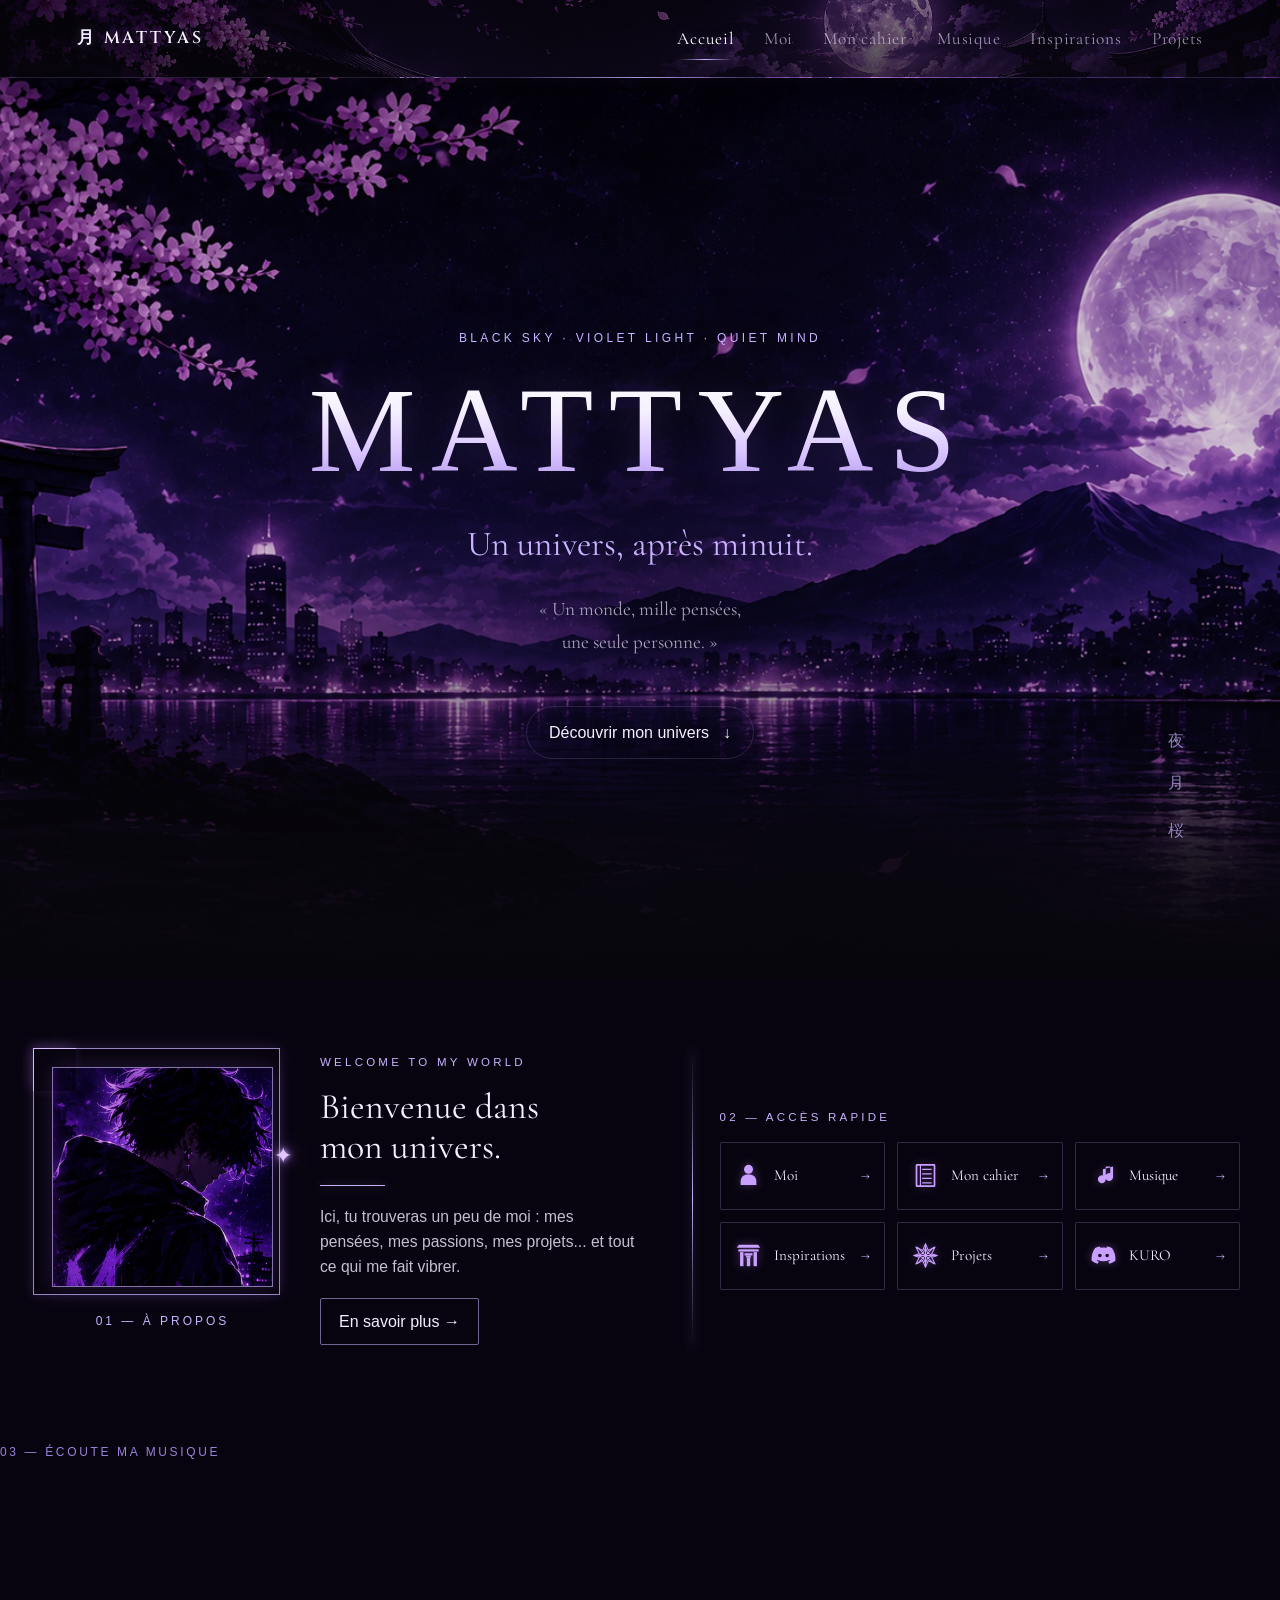
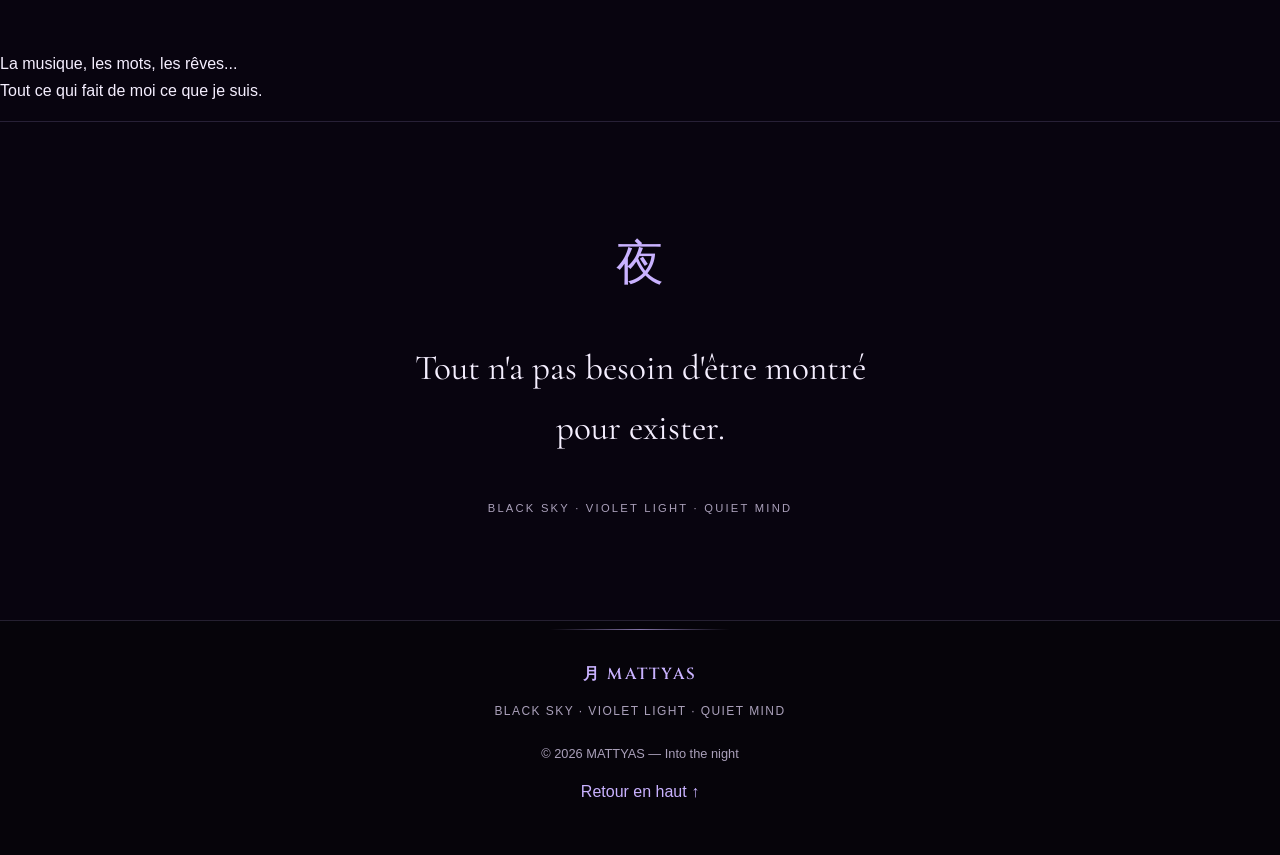
<file: index.html>
<!DOCTYPE html>
<html lang="fr">
<head>
  <meta charset="UTF-8">
  <meta name="viewport" content="width=device-width, initial-scale=1.0">
  <meta name="theme-color" content="#08060d">
  <meta name="description" content="MATTYAS — un univers personnel entre pensées, musique, poésie et nuits japonaises.">

  <title>MATTYAS — Into the night</title>

  <link rel="preconnect" href="https://fonts.googleapis.com">
  <link rel="preconnect" href="https://fonts.gstatic.com" crossorigin>
  <link href="https://fonts.googleapis.com/css2?family=Cinzel:wght@400;500;600&family=Cormorant+Garamond:wght@400;500;600&display=swap" rel="stylesheet">

  <link rel="stylesheet" href="style.css">
</head>

<body>

  <header class="navbar">
    <a href="index.html" class="logo">月 MATTYAS</a>

    <nav aria-label="Navigation principale">
      <a href="index.html" class="active" aria-current="page">Accueil</a>
      <a href="moi.html">Moi</a>
      <a href="cahier.html">Mon cahier</a>
      <a href="musique.html">Musique</a>
      <a href="inspirations.html">Inspirations</a>
      <a href="projets.html">Projets</a>
    </nav>
  </header>

  <main>

    <!-- HERO -->

    <section class="hero" id="accueil">
      <div class="hero-content">

        <p class="hero-eyebrow">
          BLACK SKY · VIOLET LIGHT · QUIET MIND
        </p>

        <h1>MATTYAS</h1>

        <p class="hero-subtitle">
          Un univers, après minuit.
        </p>

        <p class="hero-intro">
          « Un monde, mille pensées,<br>
          une seule personne. »
        </p>

        <a href="#univers" class="discover-link">
          Découvrir mon univers <span>↓</span>
        </a>

      </div>

      <div class="hero-japanese" aria-hidden="true">
        夜 · 月 · 桜
      </div>

      <div class="sakura-layer" aria-hidden="true"></div>
      <div class="horizon" aria-hidden="true"></div>
    </section>


    <!-- PRESENTATION -->

    <section class="home-universe" id="univers">
      <div class="home-intro-layout">
  
      <div class="home-about">

<div class="about-decoration">
  <img
    src="mattyas-portrait.png"
    alt="Portrait illustré MATTYAS"
    class="about-portrait"
  >
  <p>01 — À PROPOS</p>
</div>

        <div class="about-content">
          <p class="home-eyebrow">WELCOME TO MY WORLD</p>

          <h2>Bienvenue dans<br>mon univers.</h2>

          <div class="title-line"></div>

          <p>
            Ici, tu trouveras un peu de moi : mes pensées,
            mes passions, mes projets... et tout ce qui me fait vibrer.
          </p>

          <a href="moi.html" class="outline-link">
            En savoir plus →
          </a>
        </div>

      </div>


      <!-- ACCÈS RAPIDES -->

      <div class="home-access">

        <p class="home-eyebrow">02 — ACCÈS RAPIDE</p>
          
<div class="access-grid">

  <!-- MOI -->
  <a href="moi.html" class="access-card">
<svg class="access-icon" viewBox="0 0 48 48" aria-hidden="true">
  <circle cx="24" cy="13" r="8" fill="currentColor"/>
  <path d="M10 41V35C10 26.5 15 22 24 22S38 26.5 38 35V41Z"
        fill="currentColor"/>
</svg>
    <span>Moi</span>
    <span class="access-arrow">→</span>
  </a>

  <!-- MON CAHIER -->
  <a href="cahier.html" class="access-card">
    <svg class="access-icon" viewBox="0 0 48 48" aria-hidden="true">
  <rect x="8" y="5" width="32" height="38" rx="1"
        fill="none" stroke="currentColor" stroke-width="3"/>
  <path d="M15 5V43M18 13H35M18 21H35M18 29H35M18 37H35"
        fill="none" stroke="currentColor" stroke-width="2"/>
</svg>
    <span>Mon cahier</span>
    <span class="access-arrow">→</span>
  </a>

  <!-- MUSIQUE -->
  <a href="musique.html" class="access-card">
    <svg class="access-icon" viewBox="0 0 48 48" aria-hidden="true">
  <path d="M28 8V31A7 7 0 1 1 23 24V13L41 8V27A7 7 0 1 1 36 20V8Z"
        fill="currentColor"/>
</svg>
    <span>Musique</span>
    <span class="access-arrow">→</span>
  </a>

  <!-- INSPIRATIONS -->
  <a href="inspirations.html" class="access-card">
    <svg class="access-icon torii-icon" viewBox="0 0 48 48" aria-hidden="true">
  <path d="M3 10H45L41 5H7Z" fill="currentColor"/>
  <path d="M6 13H42V17H6Z" fill="currentColor"/>
  <path d="M9 18H15V43H9Z" fill="currentColor"/>
  <path d="M33 18H39V43H33Z" fill="currentColor"/>
  <path d="M17 20H31V24H17Z" fill="currentColor"/>
  <path d="M20 24H28V28H20Z" fill="currentColor"/>
  <path d="M21 28H27V43H21Z" fill="currentColor"/>
</svg>
    <span>Inspirations</span>
    <span class="access-arrow">→</span>
  </a>

  <!-- PROJETS -->
  <a href="projets.html" class="access-card">
    <svg class="access-icon" viewBox="0 0 48 48" aria-hidden="true">
  <g fill="none" stroke="currentColor" stroke-width="1.8"
     stroke-linejoin="round">
    <path d="M24 3L29 15L41 9L35 21L45 24L35 27L41 39L29 33L24 45L19 33L7 39L13 27L3 24L13 21L7 9L19 15Z"/>
    <path d="M24 10L28 20L38 24L28 28L24 38L20 28L10 24L20 20Z"/>
    <path d="M24 3V45M3 24H45M9 9L39 39M39 9L9 39"/>
  </g>
  <circle cx="24" cy="24" r="2.5" fill="currentColor"/>
</svg>
    <span>Projets</span>
    <span class="access-arrow">→</span>
  </a>

  <!-- KURO -->
  <a href="kuro.html" class="access-card">
    <svg class="access-icon" viewBox="0 0 48 48" aria-hidden="true">
  <path fill="currentColor"
    d="M39 10.5A35 35 0 0 0 30.5 8l-1.1 2.2a31 31 0 0 0-10.8 0L17.5 8A35 35 0 0 0 9 10.5C3.7 18.3 2.2 26 2.9 33.5a35 35 0 0 0 10.5 5.3l2.3-3.7c-1.3-.5-2.5-1.2-3.7-2 0 0 .8-.6 1.5-1.1a25 25 0 0 0 21 0l1.5 1.1c-1.2.8-2.4 1.5-3.7 2l2.3 3.7a35 35 0 0 0 10.5-5.3c.8-8.7-1.4-16.4-6.1-23Z"/>
  <circle cx="17.5" cy="24" r="3.2" fill="#171024"/>
  <circle cx="30.5" cy="24" r="3.2" fill="#171024"/>
</svg>
    <span>KURO</span>
    <span class="access-arrow">→</span>
  </a>

</div>

      </div>
   
    </div>
        
    </section>


    <!-- MUSIQUE -->

    <!-- UNIVERS MUSICAL -->

 <section class="home-playlists" id="musique">

  <p class="home-eyebrow">03 — ÉCOUTE MA MUSIQUE</p>

  <div class="music-layout">

    <div class="spotify-player">
      <iframe
        src="https://open.spotify.com/embed/playlist/2mfP2W8FyLbGzU47GTcm1B?utm_source=generator&theme=0"
        width="100%"
        height="152"
        frameborder="0"
        allow="autoplay; clipboard-write; encrypted-media; fullscreen; picture-in-picture"
        loading="lazy">
      </iframe>
    </div>

    <div class="music-quote">
      <p>
        La musique, les mots, les rêves...<br>
        Tout ce qui fait de moi ce que je suis.
      </p>
    </div>

  </div>

</section>


    <!-- SIGNATURE -->

    <section class="home-signature">
      <span>夜</span>

      <p>
        Tout n'a pas besoin d'être montré<br>
        pour exister.
      </p>

      <span class="signature-caption">
        BLACK SKY · VIOLET LIGHT · QUIET MIND
      </span>
    </section>

  </main>


  <footer class="home-footer">

    <a href="index.html" class="logo">月 MATTYAS</a>

    <p>BLACK SKY · VIOLET LIGHT · QUIET MIND</p>

    <p class="copyright">
      © 2026 MATTYAS — Into the night
    </p>

    <a href="#accueil">Retour en haut ↑</a>

  </footer>

  <script src="script.js"></script>

</body>
</html>
</file>
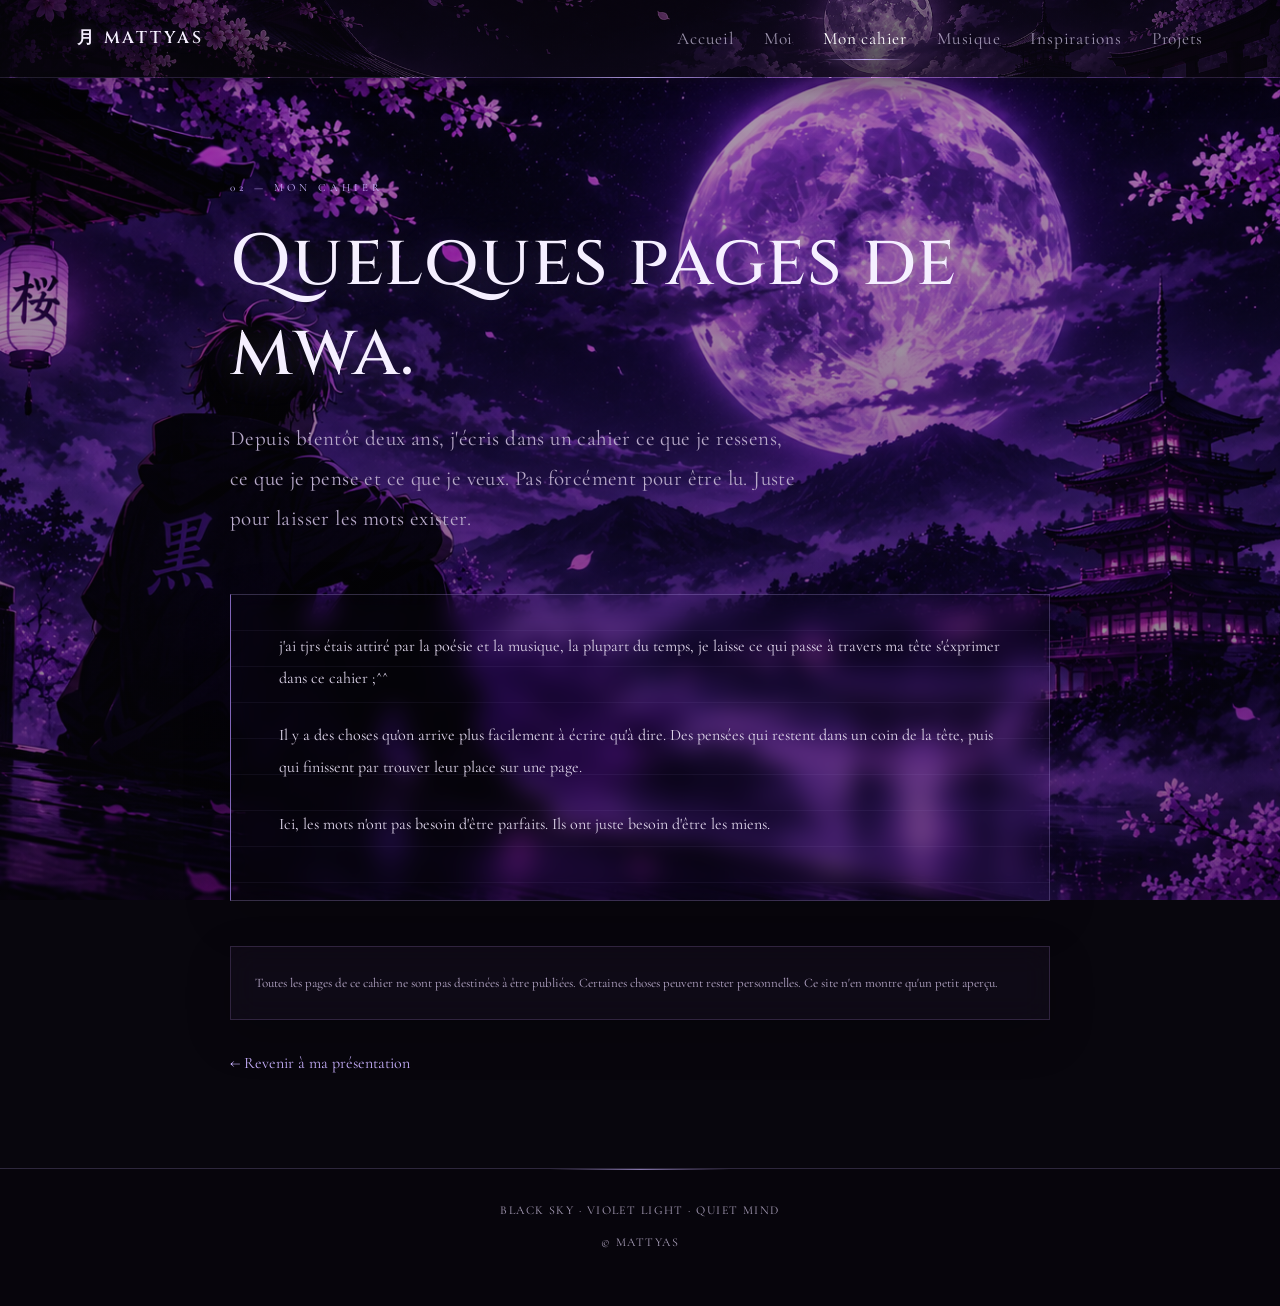
<file: cahier.html>
<!DOCTYPE html>
<html lang="fr">
<head>
  <meta charset="UTF-8">
  <meta name="viewport" content="width=device-width, initial-scale=1.0">
  <meta name="theme-color" content="#08060d">
  <title>Mon cahier — MATTYAS</title>
  <meta name="description" content="Un espace pour les pensées, les mots et la poésie de MATTYAS.">
  <link rel="stylesheet" href="style.css">
  <link rel="preconnect" href="https://fonts.googleapis.com">
  <link rel="preconnect" href="https://fonts.gstatic.com" crossorigin>
  <link href="https://fonts.googleapis.com/css2?family=Cinzel:wght@400;500;600&family=Cormorant+Garamond:wght@400;500;600&display=swap" rel="stylesheet">

  <style>
    body {
      background: #08060d;
      color: #f5efff;
    }
      
    .notebook-page {
      width: min(820px, 88%);
      margin: 0 auto;
      padding: 90px 0;
    }

    .notebook-eyebrow {
      color: #c9b2ff;
      letter-spacing: 4px;
      font-size: 11px;
      text-transform: uppercase;
    }

    .notebook-page h1 {
      font-size: clamp(40px, 8vw, 72px);
      font-weight: 500;
      margin: 20px 0;
    }

    .notebook-subtitle {
      color: #b7a9c9;
      line-height: 1.9;
      max-width: 570px;
    }

    .notebook-sheet {
      margin: 55px 0 35px;
      padding: 35px clamp(20px, 5vw, 48px);
      background:
        repeating-linear-gradient(
          to bottom,
          transparent 0,
          transparent 35px,
          rgba(201, 178, 255, 0.12) 36px
        );
      border-left: 1px solid #8065b7;
      line-height: 2.2;
    }

    .notebook-sheet p {
      color: #e0d7ec;
      margin: 0 0 25px;
      font-size: 16px;
    }

    .notebook-note {
      margin-top: 45px;
      padding: 24px;
      border: 1px solid #30243f;
      background: rgba(35, 23, 49, 0.28);
      color: #b7a9c9;
      line-height: 1.9;
      font-size: 13px;
    }

    .notebook-back {
      display: inline-block;
      margin-top: 30px;
      color: #c9b2ff;
      text-decoration: none;
    }

    .notebook-back:hover {
      color: white;
    }

    @media (max-width: 600px) {
      .notebook-page {
        padding-top: 60px;
      }
    }
  </style>
</head>

<body>
<header class="navbar">
  <a href="index.html" class="logo">月 MATTYAS</a>

  <nav aria-label="Navigation principale">
    <a href="index.html">Accueil</a>
    <a href="moi.html">Moi</a>
    <a href="cahier.html" class="active" aria-current="page">Mon cahier</a>
    <a href="musique.html">Musique</a>
    <a href="inspirations.html">Inspirations</a>
    <a href="projets.html">Projets</a>
  </nav>
</header>

  <main class="notebook-page">
    <p class="notebook-eyebrow">02 — MON CAHIER</p>

    <h1>Quelques pages de mwa.</h1>

    <p class="notebook-subtitle">
      Depuis bientôt deux ans, j'écris dans un cahier ce que je
      ressens, ce que je pense et ce que je veux. Pas forcément
      pour être lu. Juste pour laisser les mots exister.
    </p>

    <section class="notebook-sheet">
      <p>
        j'ai tjrs étais attiré par la poésie et la musique,
        la plupart du temps, je laisse ce qui passe à travers
        ma tête s'éxprimer dans ce cahier ;^^
      </p>

      <p>
        Il y a des choses qu'on arrive plus facilement à écrire
        qu'à dire. Des pensées qui restent dans un coin de la tête,
        puis qui finissent par trouver leur place sur une page.
      </p>

      <p>
        Ici, les mots n'ont pas besoin d'être parfaits.
        Ils ont juste besoin d'être les miens.
      </p>
    </section>

    <aside class="notebook-note">
      Toutes les pages de ce cahier ne sont pas destinées à être
      publiées. Certaines choses peuvent rester personnelles.
      Ce site n'en montre qu'un petit aperçu.
    </aside>

    <a class="notebook-back" href="moi.html">
      ← Revenir à ma présentation
    </a>
  </main>

  <footer>
    <p>BLACK SKY · VIOLET LIGHT · QUIET MIND</p>
    <p>© MATTYAS</p>
  </footer>
</body>
</html>
</file>
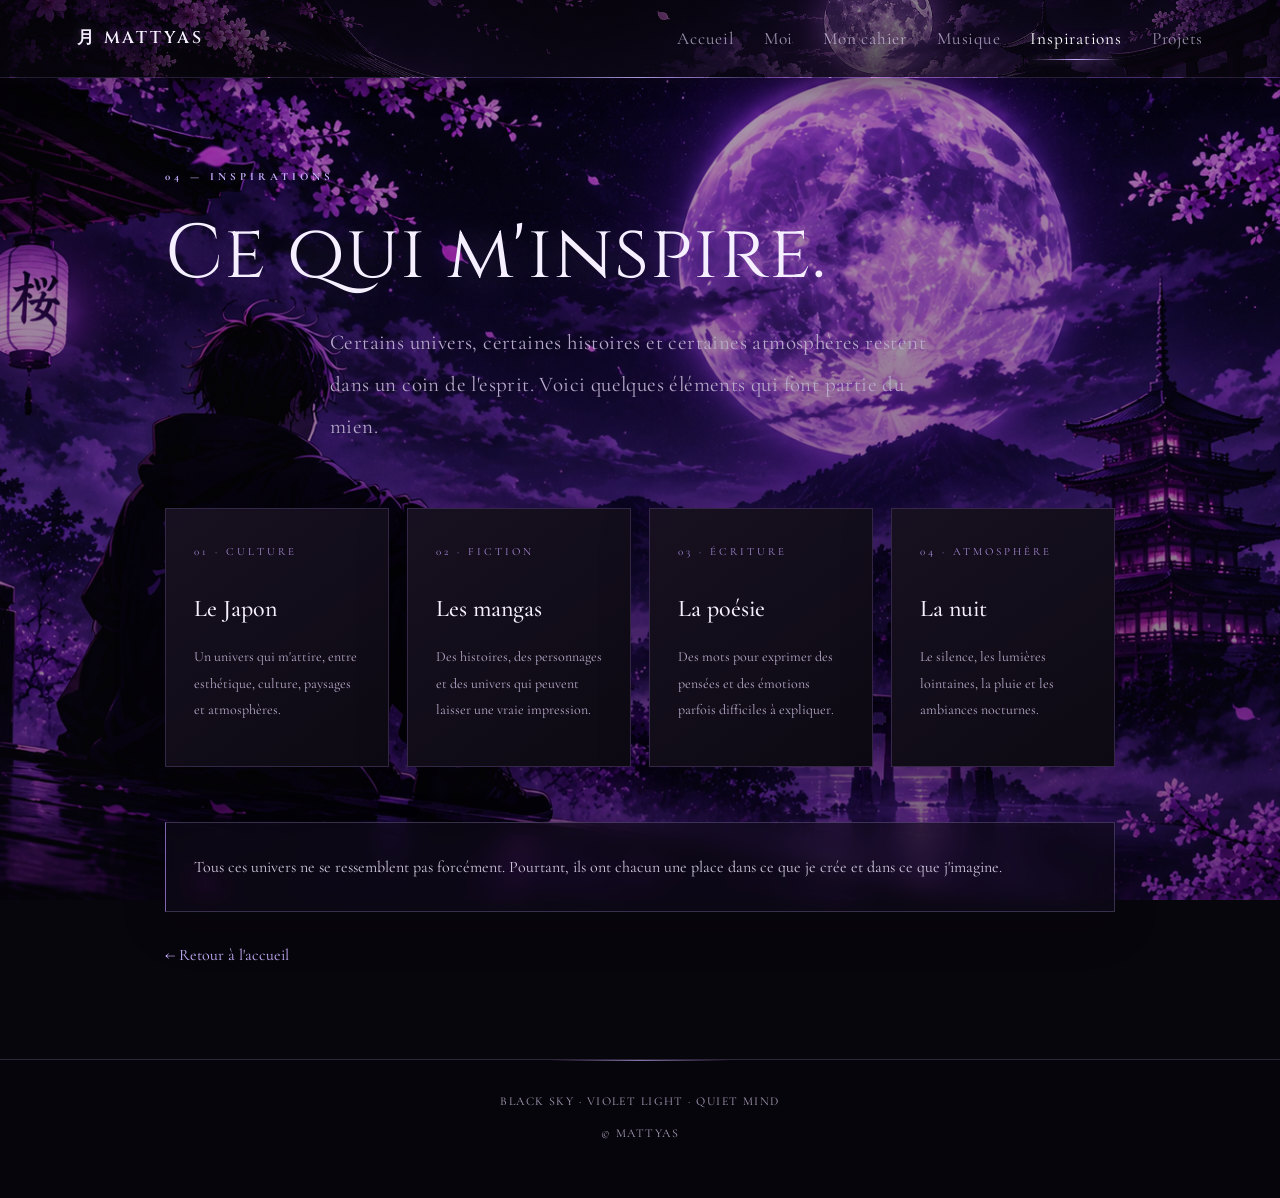
<file: inspirations.html>
<!DOCTYPE html>
<html lang="fr">
<head>
  <meta charset="UTF-8">
  <meta name="viewport" content="width=device-width, initial-scale=1.0">
  <meta name="theme-color" content="#08060d">
  <title>Inspirations — MATTYAS</title>
  <link rel="stylesheet" href="style.css">
  <link rel="preconnect" href="https://fonts.googleapis.com">
  <link rel="preconnect" href="https://fonts.gstatic.com" crossorigin>
  <link href="https://fonts.googleapis.com/css2?family=Cinzel:wght@400;500;600&family=Cormorant+Garamond:wght@400;500;600&display=swap" rel="stylesheet">
  <style>
    body {
      background: #08060d;
      color: #f5efff;
    }
    
    .inspiration-page {
      width: min(950px, 88%);
      margin: auto;
      padding: 90px 0;
    }

    .eyebrow {
      color: #c9b2ff;
      font-size: 11px;
      letter-spacing: 4px;
    }

    h1 {
      font-size: clamp(42px, 8vw, 76px);
      font-weight: 500;
      margin: 20px 0;
    }

    .intro {
      color: #b7a9c9;
      line-height: 2;
      max-width: 620px;
    }

    .inspiration-grid {
      display: grid;
      grid-template-columns: repeat(auto-fit, minmax(220px, 1fr));
      gap: 18px;
      margin-top: 60px;
    }

    .inspiration-card {
      padding: 28px;
      min-height: 190px;
      border: 1px solid #352747;
      background: linear-gradient(145deg, #171020, #0d0a13);
    }

    .inspiration-card span {
      color: #a78bd6;
      font-size: 11px;
      letter-spacing: 3px;
    }

    .inspiration-card h2 {
      font-size: 24px;
      font-weight: 500;
      margin: 25px 0 12px;
    }

    .inspiration-card p {
      color: #b7a9c9;
      font-size: 14px;
      line-height: 1.9;
    }

    .inspiration-ending {
      margin-top: 55px;
      padding: 28px;
      border-left: 1px solid #8065b7;
      color: #d2c9df;
      line-height: 2;
    }

    .back {
      display: inline-block;
      margin-top: 30px;
      color: #c9b2ff;
      text-decoration: none;
    }

    @media (max-width: 600px) {
      .inspiration-page {
        padding-top: 60px;
      }
    }
  </style>
</head>

<body>
  <header class="navbar">
  <a href="index.html" class="logo">月 MATTYAS</a>

  <nav aria-label="Navigation principale">
    <a href="index.html">Accueil</a>
    <a href="moi.html">Moi</a>
    <a href="cahier.html">Mon cahier</a>
    <a href="musique.html">Musique</a>
    <a href="inspirations.html" class="active" aria-current="page">Inspirations</a>
    <a href="projets.html">Projets</a>
  </nav>
</header>

  <main class="inspiration-page">
    <p class="eyebrow">04 — INSPIRATIONS</p>

    <h1>Ce qui m'inspire.</h1>

    <p class="intro">
      Certains univers, certaines histoires et certaines
      atmosphères restent dans un coin de l'esprit.
      Voici quelques éléments qui font partie du mien.
    </p>

    <section class="inspiration-grid">
      <article class="inspiration-card">
        <span>01 · CULTURE</span>
        <h2>Le Japon</h2>
        <p>
          Un univers qui m'attire, entre esthétique,
          culture, paysages et atmosphères.
        </p>
      </article>

      <article class="inspiration-card">
        <span>02 · FICTION</span>
        <h2>Les mangas</h2>
        <p>
          Des histoires, des personnages et des univers
          qui peuvent laisser une vraie impression.
        </p>
      </article>

      <article class="inspiration-card">
        <span>03 · ÉCRITURE</span>
        <h2>La poésie</h2>
        <p>
          Des mots pour exprimer des pensées et des
          émotions parfois difficiles à expliquer.
        </p>
      </article>

      <article class="inspiration-card">
        <span>04 · ATMOSPHÈRE</span>
        <h2>La nuit</h2>
        <p>
          Le silence, les lumières lointaines,
          la pluie et les ambiances nocturnes.
        </p>
      </article>
    </section>

    <section class="inspiration-ending">
      Tous ces univers ne se ressemblent pas forcément.
      Pourtant, ils ont chacun une place dans ce que je crée
      et dans ce que j'imagine.
    </section>

    <a class="back" href="index.html">← Retour à l'accueil</a>
  </main>

  <footer>
    <p>BLACK SKY · VIOLET LIGHT · QUIET MIND</p>
    <p>© MATTYAS</p>
  </footer>
</body>
</html>
</file>
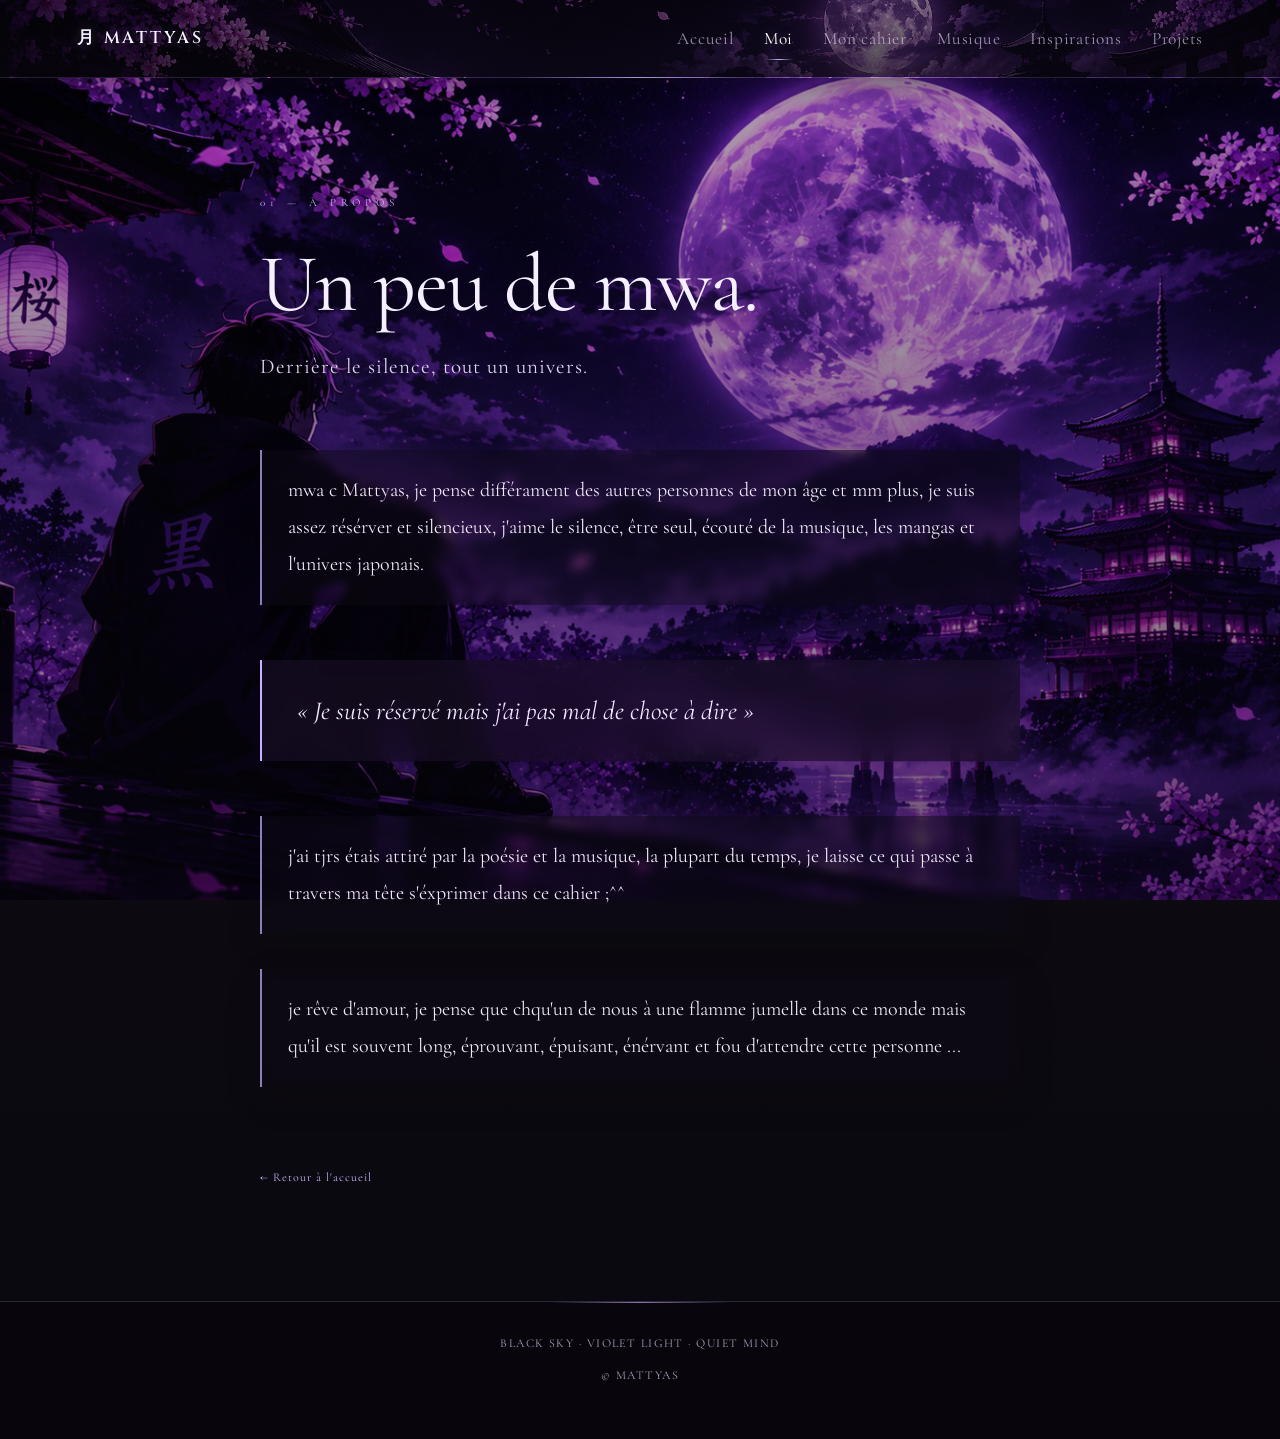
<file: moi.html>
<!DOCTYPE html>
<html lang="fr">
<head>
  <meta charset="UTF-8">
  <meta name="viewport" content="width=device-width, initial-scale=1.0">
  <meta name="theme-color" content="#08060d">
  <title>À propos de moi — MATTYAS</title>
  <meta name="description" content="Un aperçu de mon univers, de mes pensées et de ce qui m'inspire.">
  <link rel="stylesheet" href="style.css">
  <link rel="preconnect" href="https://fonts.googleapis.com">
  <link rel="preconnect" href="https://fonts.gstatic.com" crossorigin>
  <link href="https://fonts.googleapis.com/css2?family=Cinzel:wght@400;500;600&family=Cormorant+Garamond:wght@400;500;600&display=swap" rel="stylesheet">
  <style>
    body {
      background: #08060d;
      color: #f5efff;
    }

    .personal-page {
      width: min(850px, 88%);
      margin: 0 auto;
      padding: 100px 0 90px;
      min-height: 75vh;
    }

    .personal-eyebrow {
      color: #c9b2ff;
      letter-spacing: 4px;
      font-size: 11px;
      text-transform: uppercase;
    }

    .personal-page h1 {
      font-size: clamp(42px, 8vw, 76px);
      font-weight: 500;
      margin: 20px 0 12px;
    }

    .personal-subtitle {
      color: #b7a9c9;
      font-size: 15px;
      letter-spacing: 1px;
      margin-bottom: 55px;
    }

    .personal-block {
      border-left: 1px solid #8065b7;
      padding: 8px 0 8px 24px;
      margin: 35px 0;
    }

    .personal-block p {
      color: #d2c9df;
      font-size: 16px;
      line-height: 2;
    }

    .personal-quote {
      margin: 55px 0;
      padding: 28px;
      border: 1px solid #30243f;
      background: rgba(35, 23, 49, 0.35);
      color: #e5d8ff;
      font-size: 20px;
      line-height: 1.8;
      font-style: italic;
    }

    .personal-back {
      display: inline-block;
      margin-top: 25px;
      color: #c9b2ff;
      text-decoration: none;
      letter-spacing: 1px;
    }

    .personal-back:hover {
      color: white;
    }

          @media (max-width: 600px) {
      .personal-page {
        padding-top: 65px;
      }
    }
  </style>
</head>

<body>
  
<header class="navbar">
  <a href="index.html" class="logo">月 MATTYAS</a>

  <nav aria-label="Navigation principale">
    <a href="index.html">Accueil</a>
    <a href="moi.html" class="active" aria-current="page">Moi</a>
    <a href="cahier.html">Mon cahier</a>
    <a href="musique.html">Musique</a>
    <a href="inspirations.html">Inspirations</a>
    <a href="projets.html">Projets</a>
  </nav>
</header>


  <main class="personal-page">
    <p class="personal-eyebrow">01 — À PROPOS</p>

    <h1>Un peu de mwa.</h1>

    <p class="personal-subtitle">
      Derrière le silence, tout un univers.
    </p>

    <section class="personal-block">
      <p>
        mwa c Mattyas, je pense différament des autres personnes
        de mon âge et mm plus, je suis assez résérver et silencieux,
        j'aime le silence, être seul, écouté de la musique,
        les mangas et l'univers japonais.
      </p>
    </section>

    <blockquote class="personal-quote">
      « Je suis réservé mais j'ai pas mal de chose à dire »
    </blockquote>

    <section class="personal-block">
      <p>
        j'ai tjrs étais attiré par la poésie et la musique,
        la plupart du temps, je laisse ce qui passe à travers
        ma tête s'éxprimer dans ce cahier ;^^
      </p>
    </section>

    <section class="personal-block">
      <p>
        je rêve d'amour, je pense que chqu'un de nous à une
        flamme jumelle dans ce monde mais qu'il est souvent long,
        éprouvant, épuisant, énérvant et fou d'attendre
        cette personne ...
      </p>
    </section>

    <a class="personal-back" href="index.html">
      ← Retour à l'accueil
    </a>
  </main>

  <footer>
    <p>BLACK SKY · VIOLET LIGHT · QUIET MIND</p>
    <p>© MATTYAS</p>
  </footer>
</body>
</html>
</file>
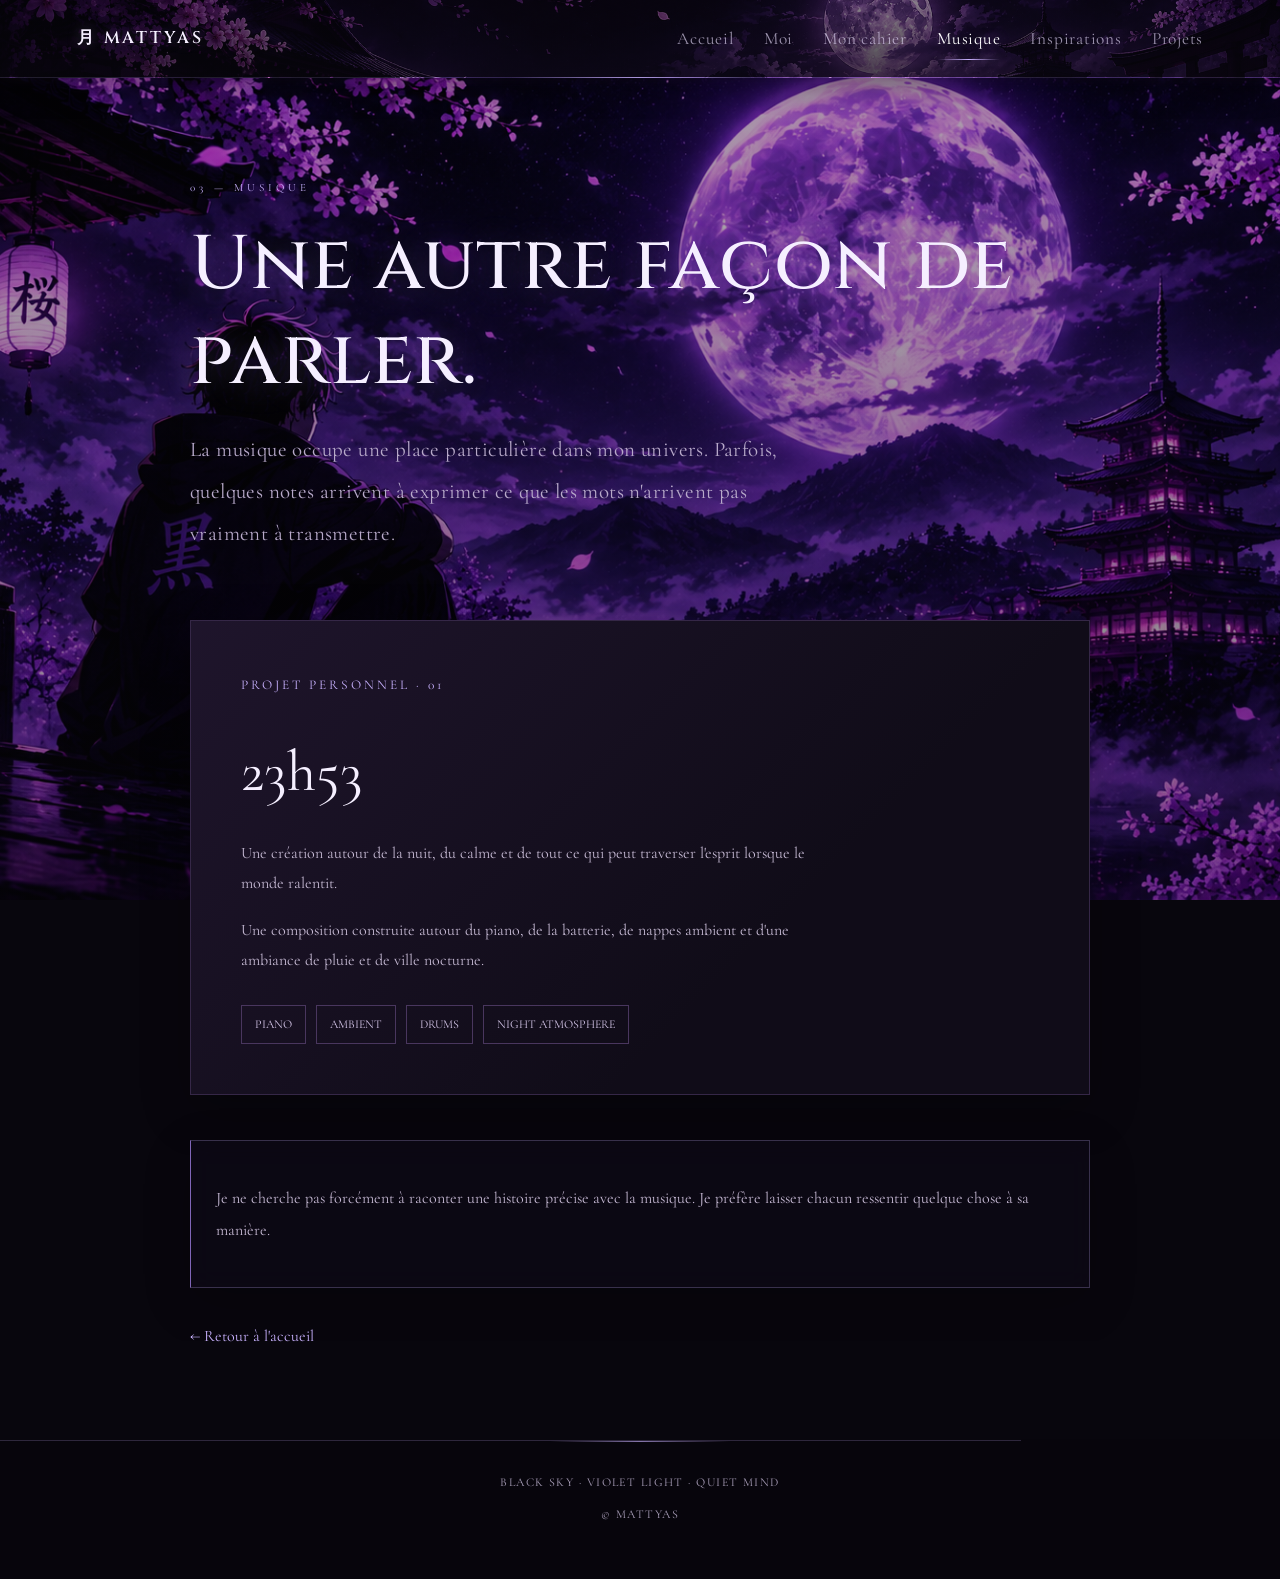
<file: musique.html>
<!DOCTYPE html>
<html lang="fr">
<head>
  <meta charset="UTF-8">
  <meta name="viewport" content="width=device-width, initial-scale=1.0">
  <meta name="theme-color" content="#08060d">
  <title>Musique — MATTYAS</title>
  <meta name="description" content="La musique et les créations de MATTYAS.">
  <link rel="stylesheet" href="style.css">
  <link rel="preconnect" href="https://fonts.googleapis.com">
  <link rel="preconnect" href="https://fonts.gstatic.com" crossorigin>
  <link href="https://fonts.googleapis.com/css2?family=Cinzel:wght@400;500;600&family=Cormorant+Garamond:wght@400;500;600&display=swap" rel="stylesheet">
  <style>
    body {
      background: #08060d;
      color: #f5efff;
    }

    .music-page {
      width: min(900px, 88%);
      margin: auto;
      padding: 90px 0;
    }

    .music-eyebrow {
      color: #c9b2ff;
      font-size: 11px;
      letter-spacing: 4px;
    }

    .music-page h1 {
      font-size: clamp(42px, 8vw, 76px);
      font-weight: 500;
      margin: 20px 0;
    }

    .music-intro {
      max-width: 600px;
      color: #b7a9c9;
      line-height: 2;
    }

    .music-project {
      margin-top: 65px;
      padding: clamp(25px, 5vw, 50px);
      border: 1px solid #352747;
      background:
        linear-gradient(135deg, rgba(76, 48, 105, .24), transparent 65%),
        #100c18;
      position: relative;
      overflow: hidden;
    }

    .music-project small {
      color: #c9b2ff;
      letter-spacing: 3px;
    }

    .music-project h2 {
      font-size: clamp(35px, 7vw, 58px);
      font-weight: 400;
      margin: 25px 0 10px;
    }

    .music-project p {
      color: #c5b9d3;
      line-height: 1.9;
      max-width: 570px;
    }

    .music-details {
      display: flex;
      flex-wrap: wrap;
      gap: 10px;
      margin-top: 30px;
    }

    .music-details span {
      border: 1px solid #49365e;
      padding: 8px 13px;
      color: #d7c8eb;
      font-size: 12px;
    }

    .music-note {
      margin-top: 45px;
      padding: 25px;
      border-left: 1px solid #8065b7;
      color: #c5b9d3;
      line-height: 2;
    }

    .music-back {
      display: inline-block;
      margin-top: 35px;
      color: #c9b2ff;
      text-decoration: none;
    }

    .music-back:hover {
      color: white;
    }

    @media (max-width: 600px) {
      .music-page {
        padding-top: 60px;
      }
    }
  </style>
</head>

<body>
  <header class="navbar">
  <a href="index.html" class="logo">月 MATTYAS</a>

  <nav aria-label="Navigation principale">
    <a href="index.html">Accueil</a>
    <a href="moi.html">Moi</a>
    <a href="cahier.html">Mon cahier</a>
    <a href="musique.html" class="active" aria-current="page">Musique</a>
    <a href="inspirations.html">Inspirations</a>
    <a href="projets.html">Projets</a>
  </nav>
</header>

  <main class="music-page">
    <p class="music-eyebrow">03 — MUSIQUE</p>

    <h1>Une autre façon de parler.</h1>

    <p class="music-intro">
      La musique occupe une place particulière dans mon univers.
      Parfois, quelques notes arrivent à exprimer ce que les mots
      n'arrivent pas vraiment à transmettre.
    </p>

    <section class="music-project">
      <small>PROJET PERSONNEL · 01</small>

      <h2>23h53</h2>

      <p>
        Une création autour de la nuit, du calme et de tout ce
        qui peut traverser l'esprit lorsque le monde ralentit.
      </p>

      <p>
        Une composition construite autour du piano, de la batterie,
        de nappes ambient et d'une ambiance de pluie et de ville
        nocturne.
      </p>

      <div class="music-details">
        <span>PIANO</span>
        <span>AMBIENT</span>
        <span>DRUMS</span>
        <span>NIGHT ATMOSPHERE</span>
      </div>
    </section>

    <section class="music-note">
      <p>
        Je ne cherche pas forcément à raconter une histoire
        précise avec la musique. Je préfère laisser chacun
        ressentir quelque chose à sa manière.
      </p>
    </section>

    <a class="music-back" href="index.html">
      ← Retour à l'accueil
    </a>
  </main>

  <footer>
    <p>BLACK SKY · VIOLET LIGHT · QUIET MIND</p>
    <p>© MATTYAS</p>
  </footer>
</body>
</html>
</file>
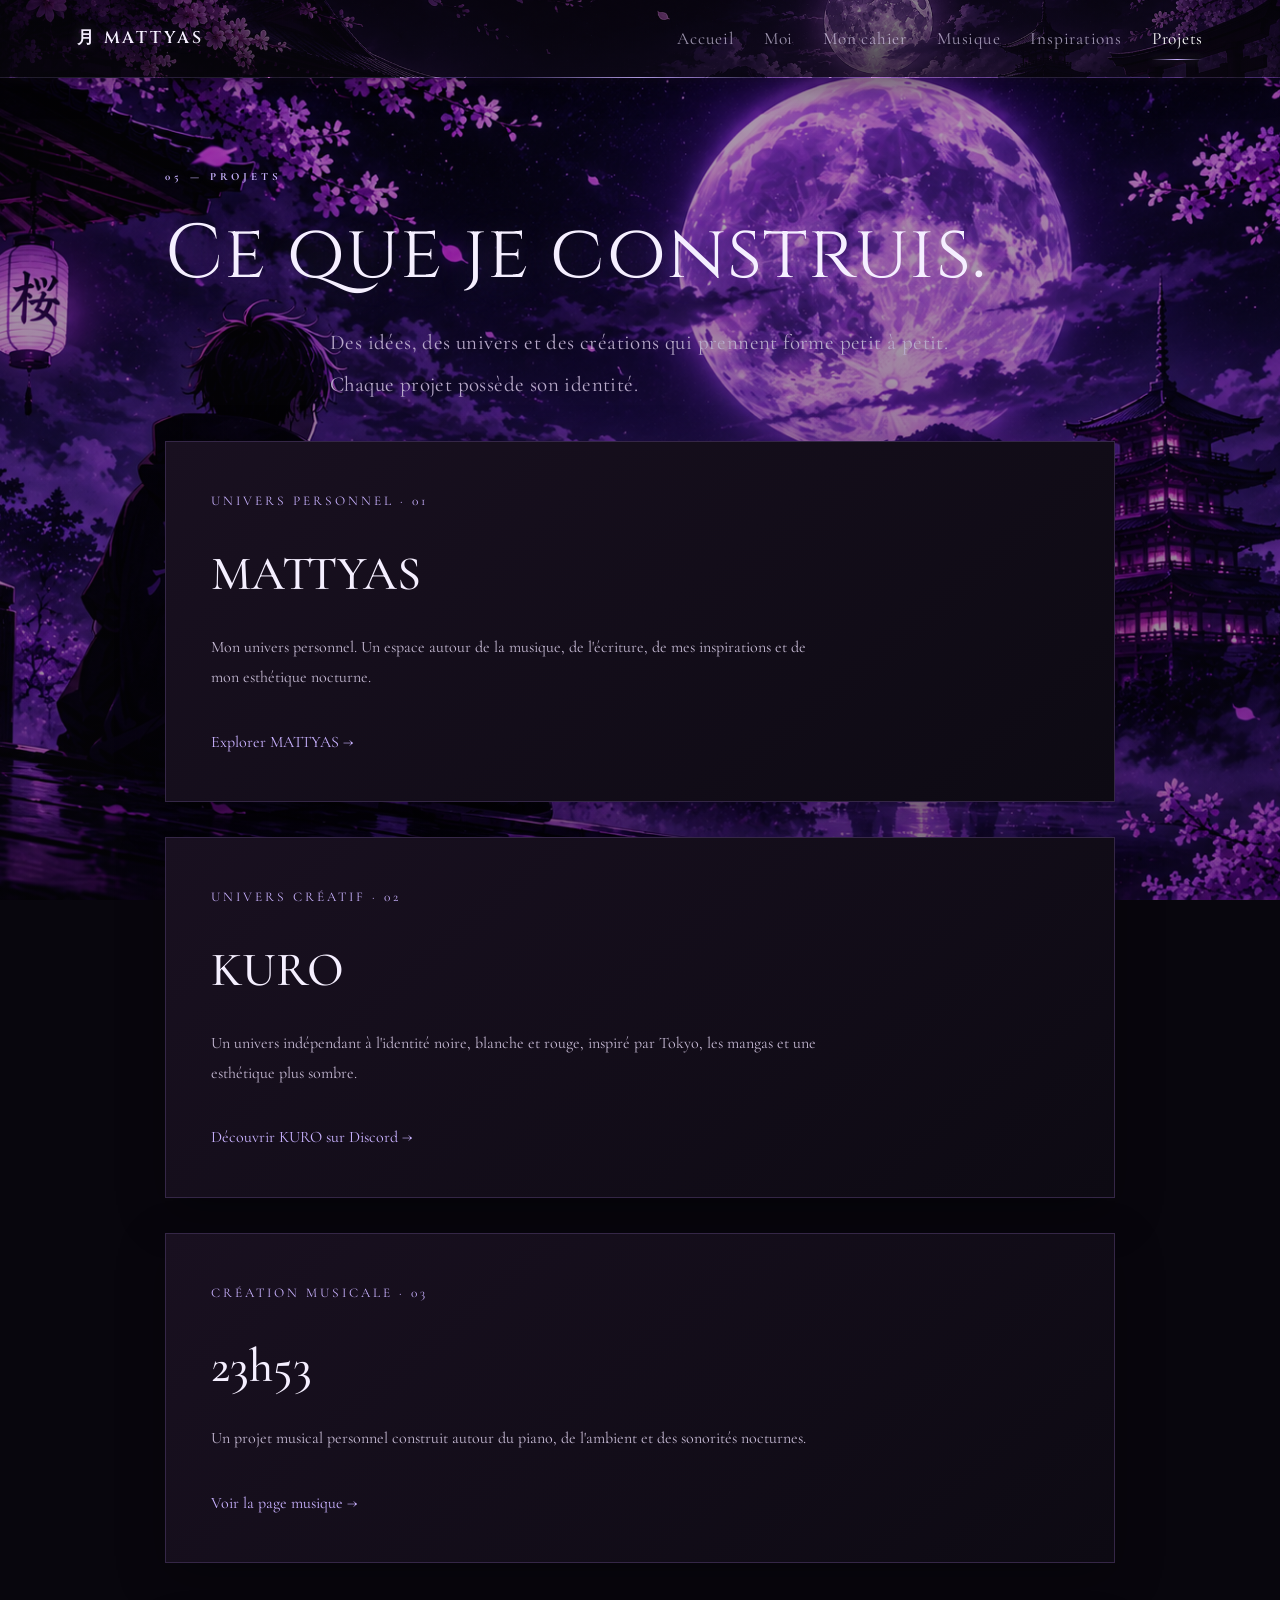
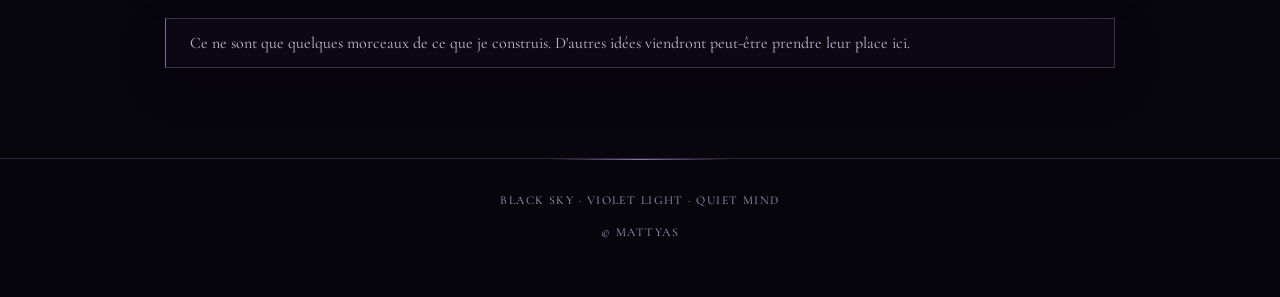
<file: projets.html>
<!DOCTYPE html>
<html lang="fr">
<head>
  <meta charset="UTF-8">
  <meta name="viewport" content="width=device-width, initial-scale=1.0">
  <meta name="theme-color" content="#08060d">
  <title>Projets — MATTYAS</title>
  <meta name="description" content="Les projets et créations de MATTYAS.">
  <link rel="stylesheet" href="style.css">
  <link rel="preconnect" href="https://fonts.googleapis.com">
  <link rel="preconnect" href="https://fonts.gstatic.com" crossorigin>
  <link href="https://fonts.googleapis.com/css2?family=Cinzel:wght@400;500;600&family=Cormorant+Garamond:wght@400;500;600&display=swap" rel="stylesheet">
  <style>
    body {
      background: #08060d;
      color: #f5efff;
    }
    
    .projects-page {
      width: min(950px, 88%);
      margin: auto;
      padding: 90px 0;
    }

    .eyebrow {
      color: #c9b2ff;
      font-size: 11px;
      letter-spacing: 4px;
    }

    h1 {
      font-size: clamp(42px, 8vw, 76px);
      font-weight: 500;
      margin: 20px 0;
    }

    .intro {
      color: #b7a9c9;
      line-height: 2;
      max-width: 620px;
    }

    .project-card {
      margin-top: 35px;
      padding: clamp(25px, 5vw, 45px);
      border: 1px solid #352747;
      background: linear-gradient(140deg, #191020, #0d0a13);
    }

    .project-card small {
      color: #c9b2ff;
      letter-spacing: 3px;
    }

    .project-card h2 {
      font-size: clamp(30px, 6vw, 48px);
      font-weight: 500;
      margin: 20px 0 12px;
    }

    .project-card p {
      color: #c5b9d3;
      line-height: 1.9;
      max-width: 620px;
    }

    .project-link {
      display: inline-block;
      margin-top: 20px;
      color: #c9b2ff;
      text-decoration: none;
    }

    .project-link:hover {
      color: white;
    }

    .ending {
      margin-top: 55px;
      border-left: 1px solid #8065b7;
      padding: 8px 0 8px 24px;
      color: #c5b9d3;
      line-height: 2;
    }

    @media (max-width: 600px) {
      .projects-page {
        padding-top: 60px;
      }
    }
  </style>
</head>

<body>
  <header class="navbar">
  <a href="index.html" class="logo">月 MATTYAS</a>

  <nav aria-label="Navigation principale">
    <a href="index.html">Accueil</a>
    <a href="moi.html">Moi</a>
    <a href="cahier.html">Mon cahier</a>
    <a href="musique.html">Musique</a>
    <a href="inspirations.html">Inspirations</a>
    <a href="projets.html" class="active" aria-current="page">Projets</a>
  </nav>
</header>

  <main class="projects-page">
    <p class="eyebrow">05 — PROJETS</p>

    <h1>Ce que je construis.</h1>

    <p class="intro">
      Des idées, des univers et des créations qui prennent
      forme petit à petit. Chaque projet possède son identité.
    </p>

    <section class="project-card">
      <small>UNIVERS PERSONNEL · 01</small>
      <h2>MATTYAS</h2>
      <p>
        Mon univers personnel. Un espace autour de la musique,
        de l'écriture, de mes inspirations et de mon esthétique
        nocturne.
      </p>
      <a class="project-link" href="index.html">
        Explorer MATTYAS →
      </a>
    </section>

    <section class="project-card">
      <small>UNIVERS CRÉATIF · 02</small>
      <h2>KURO</h2>
      <p>
        Un univers indépendant à l'identité noire, blanche
        et rouge, inspiré par Tokyo, les mangas et une esthétique
        plus sombre.
      </p>
      <a class="project-link"
         href="https://discord.gg/stbTbMZKtw"
         target="_blank"
         rel="noopener noreferrer">
        Découvrir KURO sur Discord →
      </a>
    </section>

    <section class="project-card">
      <small>CRÉATION MUSICALE · 03</small>
      <h2>23h53</h2>
      <p>
        Un projet musical personnel construit autour du piano,
        de l'ambient et des sonorités nocturnes.
      </p>
      <a class="project-link" href="musique.html">
        Voir la page musique →
      </a>
    </section>

    <section class="ending">
      Ce ne sont que quelques morceaux de ce que je construis.
      D'autres idées viendront peut-être prendre leur place ici.
    </section>
  </main>

  <footer>
    <p>BLACK SKY · VIOLET LIGHT · QUIET MIND</p>
    <p>© MATTYAS</p>
  </footer>
</body>
</html>
</file>
<file: style.css>
/* ================================
   MATTYAS 2.0 — NIGHT DESIGN
   ================================ */

:root {
  color-scheme: dark;
  --bg: #08060d;
  --surface: #120d1d;
  --surface-light: #1a1030;
  --violet: #9a82db;
  --lilac: #c9b2ff;
  --white: #f5efff;
  --muted: #aaa0ba;
  --border: rgba(201, 178, 255, 0.16);
}

* {
  box-sizing: border-box;
}

html {
  scroll-behavior: smooth;
  scroll-padding-top: 90px;
}

body {
  margin: 0;
  background: var(--bg);
  color: var(--white);
  font-family: Inter, "Segoe UI", Arial, sans-serif;
  line-height: 1.7;
  overflow-x: hidden;
}

a {
  color: inherit;
  text-decoration: none;
}

::selection {
  color: var(--bg);
  background: var(--lilac);
}

/* Navigation */

.navbar {
  position: fixed;
  inset: 0 0 auto;
  z-index: 20;
  display: flex;
  align-items: center;
  justify-content: space-between;
  gap: 20px;
  padding: 18px clamp(20px, 6vw, 90px);
  background: rgba(8, 6, 13, 0.78);
  border-bottom: 1px solid var(--border);
  backdrop-filter: blur(18px);
  -webkit-backdrop-filter: blur(18px);
}

.logo {
  color: var(--lilac);
  font-weight: 800;
  letter-spacing: 0.12em;
  white-space: nowrap;
}

.navbar nav {
  display: flex;
  align-items: center;
  gap: clamp(14px, 3vw, 36px);
}

.navbar nav a {
  color: var(--muted);
  font-size: 0.88rem;
  transition: color 0.25s ease;
}

.navbar nav a:hover,
.navbar nav a:focus-visible {
  color: var(--lilac);
}

/* Hero */

.hero {
  position: relative;
  min-height: 100svh;
  display: grid;
  place-items: center;
  padding: 130px 24px 100px;
  isolation: isolate;
  overflow: hidden;
  background:
    radial-gradient(ellipse at 50% 78%, rgba(91, 56, 139, 0.17), transparent 45%),
    linear-gradient(180deg, #0c0814 0%, #08060d 100%);
}

.hero-content {
  position: relative;
  z-index: 3;
  width: min(800px, 100%);
  text-align: center;
  animation: appear 1.2s ease both;
}

.eyebrow {
  margin: 0 0 16px;
  color: var(--violet);
  font-size: 0.72rem;
  font-weight: 700;
  letter-spacing: 0.24em;
  text-transform: uppercase;
}

.hero h1 {
  margin: 10px 0 0;
  font-size: clamp(3.5rem, 12vw, 8.5rem);
  font-weight: 850;
  line-height: 1.05;
  letter-spacing: 0.08em;
  text-shadow: 0 0 45px rgba(154, 130, 219, 0.2);
}

.hero h1 span,
.section h2 span,
.feature h2 span {
  color: var(--lilac);
}

.subtitle {
  margin: 16px 0 8px;
  color: var(--lilac);
  font-size: clamp(1.2rem, 3vw, 1.8rem);
}

.intro {
  max-width: 480px;
  margin: 14px auto 28px;
  color: var(--muted);
}

.discover {
  display: inline-flex;
  align-items: center;
  gap: 14px;
  padding: 12px 20px;
  border: 1px solid var(--border);
  border-radius: 999px;
  color: var(--white);
  transition: background 0.25s, border-color 0.25s, transform 0.25s;
}

.discover:hover {
  background: rgba(154, 130, 219, 0.12);
  border-color: var(--violet);
  transform: translateY(-2px);
}

.discover span {
  color: var(--lilac);
}

/* Moon */

.moon {
  position: absolute;
  z-index: 0;
  top: 9%;
  left: 50%;
  width: clamp(230px, 43vw, 510px);
  aspect-ratio: 1;
  border-radius: 50%;
  transform: translateX(-50%);
  background:
    radial-gradient(circle at 34% 28%, rgba(255, 255, 255, 0.7), transparent 2%),
    radial-gradient(ellipse at 36% 35%, #e6dcff 0%, #c9b2ff 17%, #9a82db 48%, #5c438f 72%, #211530 100%);
  box-shadow:
    0 0 35px rgba(201, 178, 255, 0.3),
    0 0 110px rgba(154, 130, 219, 0.22),
    0 0 210px rgba(154, 130, 219, 0.1);
  opacity: 0.78;
  animation: moon-glow 7s ease-in-out infinite alternate;
}

.moon::after {
  content: "";
  position: absolute;
  inset: 0;
  border-radius: inherit;
  background:
    radial-gradient(ellipse at 70% 28%, rgba(30, 17, 48, 0.23) 0 8%, transparent 9%),
    radial-gradient(ellipse at 26% 65%, rgba(30, 17, 48, 0.18) 0 11%, transparent 12%),
    radial-gradient(ellipse at 64% 74%, rgba(30, 17, 48, 0.15) 0 6%, transparent 7%);
  mix-blend-mode: multiply;
}

.japanese {
  position: absolute;
  z-index: 2;
  right: clamp(22px, 8vw, 120px);
  bottom: 18%;
  color: rgba(201, 178, 255, 0.6);
  font-size: clamp(1rem, 2vw, 1.4rem);
  letter-spacing: 0.6em;
  writing-mode: vertical-rl;
}

.horizon {
  position: absolute;
  z-index: 1;
  inset: auto 0 0;
  height: 26%;
  background: linear-gradient(0deg, #08060d 8%, rgba(8, 6, 13, 0.72), transparent);
}

/* Sections */

.section {
  width: min(1120px, calc(100% - 48px));
  margin: 0 auto;
  padding: clamp(70px, 10vw, 130px) 0;
}

.section h2,
.feature h2 {
  margin: 0 0 34px;
  font-size: clamp(2rem, 5vw, 3.5rem);
  line-height: 1.2;
  letter-spacing: -0.04em;
}

.cards {
  display: grid;
  grid-template-columns: repeat(3, minmax(0, 1fr));
  gap: 18px;
}

.card {
  position: relative;
  display: flex;
  min-width: 0;
  flex-direction: column;
  align-items: flex-start;
  padding: 28px;
  border: 1px solid var(--border);
  border-radius: 18px;
  background: linear-gradient(145deg, rgba(26, 16, 48, 0.78), rgba(18, 13, 29, 0.82));
  transition: transform 0.3s ease, border-color 0.3s ease, background 0.3s ease;
}

a.card:hover {
  transform: translateY(-5px);
  border-color: rgba(201, 178, 255, 0.5);
  background: linear-gradient(145deg, rgba(39, 25, 66, 0.9), rgba(18, 13, 29, 0.95));
}

.card-number {
  color: var(--violet);
  font-size: 0.72rem;
  font-weight: 700;
  letter-spacing: 0.16em;
}

.card h3 {
  margin: 22px 0 8px;
  font-size: 1.3rem;
}

.card p {
  margin: 0 0 22px;
  color: var(--muted);
  font-size: 0.94rem;
}

.card-link {
  margin-top: auto;
  color: var(--lilac);
  font-size: 0.88rem;
}

/* Music feature */

.feature {
  position: relative;
  display: grid;
  grid-template-columns: minmax(140px, 0.7fr) 1.3fr;
  align-items: center;
  gap: clamp(30px, 7vw, 100px);
  padding: clamp(60px, 9vw, 110px) max(24px, calc((100% - 1000px) / 2));
  overflow: hidden;
  border-top: 1px solid var(--border);
  border-bottom: 1px solid var(--border);
  background:
    radial-gradient(ellipse at 20% 50%, rgba(91, 56, 139, 0.18), transparent 50%),
    var(--surface);
}

.feature-orb {
  display: grid;
  place-items: center;
  width: min(240px, 100%);
  aspect-ratio: 1;
  justify-self: center;
  border: 1px solid rgba(201, 178, 255, 0.3);
  border-radius: 50%;
  color: var(--lilac);
  font-size: 4rem;
  background: radial-gradient(circle, #302044, #110b19 70%);
  box-shadow: 0 0 70px rgba(154, 130, 219, 0.14);
}

.feature h2 {
  margin-bottom: 18px;
}

.feature p:not(.eyebrow) {
  color: var(--muted);
}

.feature .muted {
  font-size: 0.85rem;
}

/* Footer */

footer {
  padding: 42px 24px;
  text-align: center;
  border-top: 1px solid var(--border);
  background: #06040a;
}

footer p {
  color: var(--muted);
  font-size: 0.75rem;
  letter-spacing: 0.12em;
}

footer .copyright {
  margin-top: 22px;
  font-size: 0.8rem;
  letter-spacing: normal;
}

/* Animations */

@keyframes appear {
  from {
    opacity: 0;
    transform: translateY(18px);
  }
  to {
    opacity: 1;
    transform: translateY(0);
  }
}

@keyframes moon-glow {
  from {
    filter: brightness(0.94);
  }
  to {
    filter: brightness(1.08);
  }
}

/* Responsive */

@media (max-width: 760px) {
  .navbar {
    padding: 16px 20px;
  }

  .navbar nav {
    gap: 14px;
  }

  .navbar nav a {
    font-size: 0.78rem;
  }

  .cards {
    grid-template-columns: 1fr;
  }

  .card {
    padding: 24px;
  }

  .feature {
    grid-template-columns: 1fr;
    text-align: center;
    padding: 70px 24px;
  }

  .feature-orb {
    width: 150px;
  }

  .japanese {
    right: 16px;
    bottom: 12%;
  }
}

@media (max-width: 390px) {
  .navbar {
    align-items: flex-start;
    flex-direction: column;
    gap: 8px;
  }

  .hero {
    padding-top: 150px;
  }
}

@media (prefers-reduced-motion: reduce) {
  *,
  *::before,
  *::after {
    scroll-behavior: auto !important;
    animation-duration: 0.01ms !important;
    animation-iteration-count: 1 !important;
    transition-duration: 0.01ms !important;
  }
}

/* Japanese pagoda silhouette */

.hero {
  isolation: isolate;
}

.pagoda {
  position: absolute;
  z-index: 1;
  bottom: 3%;
  left: 50%;
  width: clamp(230px, 42vw, 440px);
  transform: translateX(-50%);
  opacity: 0.94;
  pointer-events: none;
}

.pagoda svg {
  display: block;
  width: 100%;
  height: auto;
  filter: drop-shadow(0 0 24px rgba(154, 130, 219, 0.12));
}

.hero-content {
  z-index: 3;
}

.japanese {
  z-index: 3;
}

.horizon {
  z-index: 2;
}

/* MATTYAS — Japanese night background */

.hero {
  background-image:
    linear-gradient(
      180deg,
      rgba(8, 6, 13, 0.22) 0%,
      rgba(8, 6, 13, 0.12) 50%,
      rgba(8, 6, 13, 0.78) 100%
    ),
    url("mattyas-background.png");

  background-size: cover;
  background-position: center 48%;
  background-repeat: no-repeat;
}

/* Keep the title readable over the artwork */

.hero-content {
  position: relative;
  z-index: 3;
  padding: 40px 20px;
  border-radius: 24px;
  background: radial-gradient(
    ellipse,
    rgba(8, 6, 13, 0.48),
    transparent 75%
  );
}

/* Hide the CSS moon because the image already contains one */

.hero .moon {
  display: none;
}

/* Mobile adjustments */

@media (max-width: 760px) {
  .hero {
    background-position: 38% center;
  }

  .hero-content {
    padding: 30px 12px;
  }
}

/* Sakura petals */

.sakura-layer {
  position: absolute;
  inset: 0;
  z-index: 2;
  overflow: hidden;
  pointer-events: none;
}

.sakura-petal {
  position: absolute;
  top: -30px;
  left: var(--left);
  width: var(--size);
  height: calc(var(--size) * 0.7);
  border-radius: 100% 0 100% 0;
  background: #e7b5ff;
  opacity: 0;
  box-shadow: 0 0 8px rgba(201, 178, 255, 0.5);
  animation: sakura-fall var(--duration) linear var(--delay) infinite;
}

@keyframes sakura-fall {
  0% {
    transform: translate3d(0, -5vh, 0) rotate(0deg);
    opacity: 0;
  }
  12% {
    opacity: 0.8;
  }
  85% {
    opacity: 0.65;
  }
  100% {
    transform: translate3d(var(--drift), 110vh, 0) rotate(540deg);
    opacity: 0;
  }
}

@media (prefers-reduced-motion: reduce) {
  .sakura-petal {
    animation: none;
    display: none;
  }
}

/* Remove the duplicate CSS pagoda */
.hero > .pagoda {
  display: none;
}

/* Keep the hero text clear */
.hero-content {
  background: radial-gradient(
    ellipse,
    rgba(8, 6, 13, 0.28),
    transparent 75%
  );
}

/* Keep the navigation readable */
.navbar {
  background: rgba(8, 6, 13, 0.78);
}

/* MATTYAS — signature nocturne */

.hero h1 {
  font-family: "Georgia", "Times New Roman", serif;
  font-size: clamp(3.2rem, 10vw, 7.5rem);
  font-weight: 400;
  letter-spacing: 0.13em;
  text-transform: uppercase;

  background: linear-gradient(
    180deg,
    #ffffff 0%,
    #e8d9ff 45%,
    #b99aff 100%
  );

  -webkit-background-clip: text;
  background-clip: text;
  color: transparent;

  text-shadow: 0 0 35px rgba(174, 132, 255, 0.22);
  filter: drop-shadow(0 0 18px rgba(154, 130, 219, 0.18));
}

.hero h1 span {
  color: #c9b2ff;
  -webkit-text-fill-color: #c9b2ff;
}

.hero .eyebrow {
  letter-spacing: 0.3em;
  color: #c9b2ff;
}

.hero .subtitle {
  font-family: "Georgia", "Times New Roman", serif;
  font-weight: 400;
  letter-spacing: 0.025em;
}

.discover {
  border-color: rgba(201, 178, 255, 0.55);
  background: rgba(15, 8, 27, 0.45);
  box-shadow: 0 0 25px rgba(154, 130, 219, 0.08);
}

.discover:hover {
  box-shadow: 0 0 30px rgba(154, 130, 219, 0.2);
}

/* MATTYAS — navigation nocturne */

.navbar {
  min-height: 70px;
  padding: 14px clamp(20px, 6vw, 90px);
  background: rgba(8, 6, 13, 0.72);
  border-bottom: 1px solid rgba(201, 178, 255, 0.13);
  backdrop-filter: blur(22px);
  -webkit-backdrop-filter: blur(22px);
  transition: background 0.3s ease, border-color 0.3s ease;
}

.logo {
  font-family: "Cinzel", serif;
  font-size: 1rem;
  font-weight: 600;
  letter-spacing: 0.14em;
  transition: color 0.3s ease, text-shadow 0.3s ease;
}

.logo:hover {
  color: #ffffff;
  text-shadow: 0 0 18px rgba(201, 178, 255, 0.55);
}

.navbar nav {
  gap: clamp(18px, 3vw, 38px);
}

.navbar nav a {
  position: relative;
  padding: 8px 0;
  color: rgba(230, 219, 250, 0.7);
  font-size: 0.88rem;
  letter-spacing: 0.025em;
  transition: color 0.25s ease;
}

.navbar nav a::after {
  content: "";
  position: absolute;
  left: 0;
  right: 0;
  bottom: 0;
  height: 1px;
  background: #c9b2ff;
  box-shadow: 0 0 10px rgba(201, 178, 255, 0.65);
  transform: scaleX(0);
  transform-origin: center;
  transition: transform 0.25s ease;
}

.navbar nav a:hover,
.navbar nav a:focus-visible {
  color: #f5efff;
}

.navbar nav a:hover::after,
.navbar nav a:focus-visible::after {
  transform: scaleX(1);
}

@media (max-width: 390px) {
  .navbar {
    align-items: center;
    flex-direction: row;
    flex-wrap: wrap;
  }

  .navbar nav {
    flex-wrap: wrap;
  }
}

/* Navigation — section active */

.navbar nav a.active {
  color: #f5efff;
}

.navbar nav a.active::after {
  transform: scaleX(1);
}

/* MATTYAS — navigation mobile */

@media (max-width: 600px) {
  .navbar {
    min-height: auto;
    flex-direction: column;
    align-items: center;
    justify-content: center;
    gap: 8px;
    padding: 12px 16px;
  }

  .navbar .logo {
    font-size: 0.9rem;
  }

  .navbar nav {
    width: 100%;
    justify-content: center;
    flex-wrap: wrap;
    gap: 8px 24px;
  }

  .navbar nav a {
    padding: 4px 0 7px;
    font-size: 0.82rem;
  }
}

/* ── MATTYAS — MOONLIGHT NAVIGATION ── */

.navbar {
  position: sticky;
  top: 0;
  z-index: 1000;
  min-height: 76px;
  padding: 15px clamp(20px, 7vw, 100px);

  background:
    linear-gradient(
      90deg,
      rgba(8, 6, 13, 0.96),
      rgba(17, 12, 27, 0.84),
      rgba(8, 6, 13, 0.96)
    );

  border-bottom: 1px solid rgba(201, 178, 255, 0.16);
  box-shadow: 0 8px 35px rgba(0, 0, 0, 0.2);

  backdrop-filter: blur(22px);
  -webkit-backdrop-filter: blur(22px);

  transition:
    background 0.4s ease,
    border-color 0.4s ease;
}

/* Fine ligne lunaire */
.navbar::after {
  content: "";
  position: absolute;
  bottom: -1px;
  left: 50%;
  width: min(34%, 260px);
  height: 1px;
  transform: translateX(-50%);

  background: linear-gradient(
    90deg,
    transparent,
    rgba(201, 178, 255, 0.8),
    transparent
  );

  pointer-events: none;
}

/* Logo japonais */
.navbar .logo {
  font-family: "Cinzel", serif;
  font-size: 1.05rem;
  font-weight: 600;
  letter-spacing: 0.17em;
  color: #f5efff;
  text-decoration: none;

  text-shadow: 0 0 18px rgba(201, 178, 255, 0.12);

  transition:
    color 0.35s ease,
    text-shadow 0.35s ease,
    letter-spacing 0.35s ease;
}

.navbar .logo:hover {
  color: #ffffff;
  letter-spacing: 0.21em;
  text-shadow: 0 0 20px rgba(201, 178, 255, 0.55);
}

/* Liens */
.navbar nav {
  align-items: center;
  gap: clamp(20px, 3.5vw, 46px);
}

.navbar nav a {
  position: relative;
  padding: 9px 0;
  color: rgba(230, 219, 250, 0.65);

  font-family: "Cormorant Garamond", serif;
  font-size: 1.08rem;
  letter-spacing: 0.045em;
  text-decoration: none;

  transition:
    color 0.3s ease,
    text-shadow 0.3s ease;
}

/* Soulignement lumineux */
.navbar nav a::after {
  content: "";
  position: absolute;
  left: 50%;
  bottom: 2px;
  width: 100%;
  height: 1px;

  background: linear-gradient(
    90deg,
    transparent,
    #c9b2ff,
    transparent
  );

  box-shadow: 0 0 9px rgba(201, 178, 255, 0.45);

  transform: translateX(-50%) scaleX(0);
  transform-origin: center;

  transition: transform 0.3s ease;
}

.navbar nav a:hover,
.navbar nav a:focus-visible,
.navbar nav a.active {
  color: #f5efff;
  text-shadow: 0 0 12px rgba(201, 178, 255, 0.2);
}

.navbar nav a:hover::after,
.navbar nav a:focus-visible::after,
.navbar nav a.active::after {
  transform: translateX(-50%) scaleX(1);
}

/* Mobile */
@media (max-width: 600px) {
  .navbar {
    min-height: auto;
    flex-direction: column;
    align-items: center;
    justify-content: center;
    gap: 8px;
    padding: 15px 16px;
  }

  .navbar .logo {
    font-size: 0.95rem;
  }

  .navbar nav {
    width: 100%;
    justify-content: center;
    flex-wrap: wrap;
    gap: 8px 25px;
  }

  .navbar nav a {
    padding: 5px 0 8px;
    font-size: 1rem;
  }

  .navbar::after {
    width: 45%;
  }
}

@media (prefers-reduced-motion: reduce) {
  .navbar,
  .navbar .logo,
  .navbar nav a,
  .navbar nav a::after {
    transition: none;
  }
}

/* ── MATTYAS — NAVBAR NIGHT BACKGROUND ── */

.navbar {
  background-image:
    linear-gradient(
      90deg,
      rgba(8, 6, 13, 0.82),
      rgba(12, 8, 22, 0.62),
      rgba(8, 6, 13, 0.86)
    ),
    url("mattyas-navbar.png");

  background-size: cover;
  background-position: center 42%;
  background-repeat: no-repeat;

  border-bottom: 1px solid rgba(201, 178, 255, 0.24);

  box-shadow:
    0 8px 30px rgba(0, 0, 0, 0.35),
    0 1px 16px rgba(130, 85, 190, 0.08);
}

/* Garder le menu lisible */
.navbar .logo,
.navbar nav a {
  position: relative;
  z-index: 1;
}

/* Petite lueur lunaire */
.navbar .logo {
  text-shadow: 0 0 14px rgba(201, 178, 255, 0.3);
}

.navbar nav a.active {
  color: #ffffff;
  text-shadow: 0 0 12px rgba(201, 178, 255, 0.35);
}

/* MATTYAS — le haut de l'image dans la navbar */
.navbar {
  background-position: center top;
  background-size: 100% auto;
  background-repeat: no-repeat;

  background-image:
    linear-gradient(
      rgba(8, 6, 13, 0.48),
      rgba(8, 6, 13, 0.72)
    ),
    url("mattyas-navbar.png");
}

/* Conserver le fond adapté aux petits écrans */
@media (max-width: 600px) {
  .navbar {
    background-size: auto 220px;
    background-position: center top;
  }
}

/* ── MATTYAS — MOONLIGHT TITLE ── */

.hero h1 {
  color: #f5efff;

  background: linear-gradient(
    180deg,
    #ffffff 0%,
    #f5efff 35%,
    #d8c3ff 68%,
    #a98be8 100%
  );

  -webkit-background-clip: text;
  background-clip: text;
  -webkit-text-fill-color: transparent;

  filter: drop-shadow(
    0 0 18px rgba(183, 139, 255, 0.20)
  );

  transition:
    filter 0.5s ease,
    letter-spacing 0.5s ease;
}

/* Halo plus intense au survol */
.hero h1:hover {
  filter:
    drop-shadow(0 0 12px rgba(201, 178, 255, 0.42))
    drop-shadow(0 0 35px rgba(147, 92, 230, 0.22));

  letter-spacing: 0.09em;
}

/* Le point final devient une petite lune lumineuse */
.hero h1 {
  text-shadow: none;
}

/* Adaptation mobile */
@media (max-width: 600px) {
  .hero h1 {
    filter: drop-shadow(
      0 0 12px rgba(183, 139, 255, 0.22)
    );
  }

  .hero h1:hover {
    letter-spacing: inherit;
  }
}

/* Respect des préférences de mouvement */
@media (prefers-reduced-motion: reduce) {
  .hero h1 {
    transition: none;
  }
}

/* MATTYAS — apparition des sections */
.reveal-ready {
  opacity: 0;
  transform: translateY(22px);
  transition: opacity 800ms ease, transform 800ms ease;
}

.reveal-ready.is-visible {
  opacity: 1;
  transform: translateY(0);
}

/* MATTYAS — sakura flottants */
.sakura-petal {
  position: absolute;
  top: -20px;
  left: var(--left);
  width: var(--size);
  height: calc(var(--size) * 0.72);

  background: linear-gradient(
    135deg,
    rgba(255, 225, 250, 0.88),
    rgba(201, 178, 255, 0.48)
  );

  border-radius: 80% 10% 75% 20%;
  opacity: 0;
  pointer-events: none;

  animation:
    sakura-fall var(--duration) var(--delay) linear infinite,
    sakura-sway 3.8s ease-in-out infinite alternate;

  will-change: transform;
}

@keyframes sakura-fall {
  0% {
    transform:
      translate3d(0, -5vh, 0)
      rotate(var(--rotation));
    opacity: 0;
  }

  10% {
    opacity: 0.7;
  }

  85% {
    opacity: 0.55;
  }

  100% {
    transform:
      translate3d(var(--drift), 110vh, 0)
      rotate(calc(var(--rotation) + 480deg));
    opacity: 0;
  }
}

@keyframes sakura-sway {
  from {
    margin-left: calc(var(--sway) * -0.5);
  }

  to {
    margin-left: calc(var(--sway) * 0.5);
  }
}

@media (prefers-reduced-motion: reduce) {
  .reveal-ready {
    opacity: 1;
    transform: none;
    transition: none;
  }

  .sakura-petal {
    display: none;
    animation: none;
  }
}

/* ── MATTYAS 2.0 — CINEMATIC SECTIONS ── */

/* Ambiance générale des sections */
.section {
  position: relative;
  isolation: isolate;
  scroll-margin-top: 100px;
}

/* Halo violet diffus derrière les titres */
.section h2,
.feature h2 {
  text-shadow: 0 0 32px rgba(154, 130, 219, 0.10);
}

/* Cartes : verre fumé */
.card {
  overflow: hidden;
  isolation: isolate;

  background:
    linear-gradient(
      145deg,
      rgba(30, 20, 48, 0.78),
      rgba(10, 8, 17, 0.88)
    );

  border: 1px solid rgba(201, 178, 255, 0.14);
  border-radius: 20px;

  box-shadow:
    inset 0 1px 0 rgba(255, 255, 255, 0.025),
    0 12px 35px rgba(0, 0, 0, 0.12);

  backdrop-filter: blur(12px);
  -webkit-backdrop-filter: blur(12px);

  transition:
    transform 0.4s ease,
    border-color 0.4s ease,
    box-shadow 0.4s ease,
    background 0.4s ease;
}

/* Reflet lunaire en haut des cartes */
.card::before {
  content: "";
  position: absolute;
  top: 0;
  left: 12%;
  width: 76%;
  height: 1px;

  background: linear-gradient(
    90deg,
    transparent,
    rgba(201, 178, 255, 0.42),
    transparent
  );

  opacity: 0.55;
  pointer-events: none;
}

/* Survol subtil, sans effet agressif */
a.card:hover {
  transform: translateY(-6px);

  border-color: rgba(201, 178, 255, 0.38);

  background:
    linear-gradient(
      145deg,
      rgba(43, 29, 67, 0.88),
      rgba(13, 9, 22, 0.96)
    );

  box-shadow:
    0 18px 42px rgba(0, 0, 0, 0.24),
    0 0 28px rgba(154, 130, 219, 0.07);
}

/* Numéros des cartes */
.card-number {
  color: #bda3f7;
  letter-spacing: 0.2em;
}

/* Liens plus raffinés */
.card-link {
  transition:
    color 0.3s ease,
    letter-spacing 0.3s ease;
}

a.card:hover .card-link {
  color: #ffffff;
  letter-spacing: 0.035em;
}

/* Section musique : lumière nocturne */
.feature {
  position: relative;

  background:
    radial-gradient(
      ellipse at 18% 48%,
      rgba(154, 130, 219, 0.15),
      transparent 42%
    ),
    linear-gradient(
      115deg,
      rgba(19, 13, 31, 0.98),
      rgba(8, 6, 13, 0.98)
    );
   
  border-top-color: rgba(201, 178, 255, 0.18);
  border-bottom-color: rgba(201, 178, 255, 0.18);
}

/* Orb musical */
.feature-orb {
  box-shadow:
    inset 0 0 35px rgba(201, 178, 255, 0.04),
    0 0 45px rgba(154, 130, 219, 0.12),
    0 0 100px rgba(154, 130, 219, 0.05);

  transition:
    transform 0.5s ease,
    box-shadow 0.5s ease;
}

.feature-orb:hover {
  transform: scale(1.035);

  box-shadow:
    inset 0 0 40px rgba(201, 178, 255, 0.08),
    0 0 60px rgba(154, 130, 219, 0.2);
}

/* Footer : fin de nuit */
footer {
  position: relative;
  background:
    linear-gradient(
      180deg,
      #0b0812 0%,
      #06040a 100%
    );
  border-top-color: rgba(201, 178, 255, 0.17);
}

footer::before {
  content: "";
  display: block;
  width: min(180px, 35%);
  height: 1px;
  margin: -42px auto 30px;

  background: linear-gradient(
    90deg,
    transparent,
    rgba(201, 178, 255, 0.65),
    transparent
  );
}

/* Accessibilité : pas de mouvements forcés */
@media (prefers-reduced-motion: reduce) {
  .card,
  .card-link,
  .feature-orb {
    transition: none;
  }

  a.card:hover,
  .feature-orb:hover {
    transform: none;
  }
}

/* =====================================
   MATTYAS 2.0 — UNIVERSE DESIGN
   Harmonisation des pages intérieures
===================================== */

body:has(.personal-page),
body:has(.notebook-page),
body:has(.music-page),
body:has(.inspiration-page),
body:has(.projects-page) {
  background:
    linear-gradient(
      180deg,
      rgba(8, 6, 13, 0.78),
      rgba(8, 6, 13, 0.94)
    ),
    url("mattyas-night.png") center top / cover fixed !important;
  background-color: #08060d !important;
  color: #f5efff;
  font-family: "Cormorant Garamond", Georgia, serif;
}

/* Navigation */

.personal-nav {
  position: sticky;
  top: 0;
  z-index: 100;
  backdrop-filter: blur(16px);
  background: rgba(8, 6, 13, 0.78);
  border-bottom: 1px solid rgba(201, 178, 255, 0.2);
  box-shadow: 0 8px 30px rgba(0, 0, 0, 0.18);
}

.personal-nav a {
  transition: color 0.3s ease, text-shadow 0.3s ease;
}

.personal-nav a:hover,
.personal-nav a.active {
  color: #d9c5ff;
  text-shadow: 0 0 14px rgba(201, 178, 255, 0.45);
}

.personal-logo {
  font-family: "Cinzel", Georgia, serif;
  letter-spacing: 4px !important;
}

/* Titres */

.personal-page h1,
.notebook-page h1,
.music-page h1,
.inspiration-page h1,
.projects-page h1 {
  font-family: "Cinzel", Georgia, serif;
  color: #f5efff;
  text-shadow: 0 0 35px rgba(180, 140, 255, 0.15);
  letter-spacing: 1px;
}

/* Petites signatures */

.personal-eyebrow,
.notebook-eyebrow,
.music-eyebrow,
.eyebrow {
  color: #c9b2ff;
  text-shadow: 0 0 12px rgba(201, 178, 255, 0.3);
}

/* Blocs de présentation */

.personal-block,
.notebook-sheet,
.music-note,
.inspiration-ending,
.ending {
  background: linear-gradient(
    110deg,
    rgba(35, 23, 49, 0.38),
    rgba(12, 9, 18, 0.35)
  );
  backdrop-filter: blur(8px);
  border-color: rgba(201, 178, 255, 0.42);
}

/* Citations et cartes */

.personal-quote,
.notebook-note,
.music-project,
.inspiration-card,
.project-card {
  background: linear-gradient(
    135deg,
    rgba(37, 25, 53, 0.78),
    rgba(12, 9, 18, 0.88)
  );
  backdrop-filter: blur(12px);
  border: 1px solid rgba(201, 178, 255, 0.24);
  box-shadow: 0 15px 45px rgba(0, 0, 0, 0.22);
  transition:
    transform 0.35s ease,
    border-color 0.35s ease,
    box-shadow 0.35s ease;
}

.inspiration-card:hover,
.project-card:hover,
.music-project:hover {
  transform: translateY(-5px);
  border-color: rgba(201, 178, 255, 0.65);
  box-shadow: 0 18px 45px rgba(95, 60, 145, 0.18);
}

/* Paragraphes */

.personal-block p,
.notebook-sheet p,
.music-project p,
.inspiration-card p,
.project-card p {
  color: #ded4ed;
  line-height: 2;
}

/* Liens */

.personal-back,
.notebook-back,
.music-back,
.back,
.project-link {
  transition: color 0.3s ease, letter-spacing 0.3s ease;
}

.personal-back:hover,
.notebook-back:hover,
.music-back:hover,
.back:hover,
.project-link:hover {
  color: #ffffff;
  letter-spacing: 1.5px;
}

/* Pied de page */

body:has(.personal-page) footer,
body:has(.notebook-page) footer,
body:has(.music-page) footer,
body:has(.inspiration-page) footer,
body:has(.projects-page) footer {
  border-top: 1px solid rgba(201, 178, 255, 0.2);
  background: rgba(8, 6, 13, 0.78);
  backdrop-filter: blur(12px);
  color: #c9b2ff;
}

/* Accessibilité : limiter les animations si nécessaire */

@media (prefers-reduced-motion: reduce) {
  .personal-quote,
  .notebook-note,
  .music-project,
  .inspiration-card,
  .project-card,
  .personal-nav a {
    transition: none;
  }
}

/* =====================================
   MATTYAS — INNER PAGES FINAL LOOK
===================================== */

/* Fond japonais plus visible */

body:has(.personal-page),
body:has(.notebook-page),
body:has(.music-page),
body:has(.inspiration-page),
body:has(.projects-page) {
  background:
    linear-gradient(
      180deg,
      rgba(8, 6, 13, 0.32),
      rgba(8, 6, 13, 0.58)
    ),
    url("mattyas-night.png") center center / cover fixed !important;
  background-color: #08060d !important;
}

/* Navigation façon accueil */

.personal-nav {
  min-height: 68px;
  background: rgba(8, 6, 13, 0.72) !important;
  border-bottom: 1px solid rgba(201, 178, 255, 0.25);
  backdrop-filter: blur(14px);
  padding-left: 6%;
  padding-right: 6%;
}

.personal-logo {
  font-family: "Cinzel", serif !important;
  font-size: 15px !important;
  letter-spacing: 4px !important;
}

/* Contenu */

.personal-page,
.notebook-page,
.music-page,
.inspiration-page,
.projects-page {
  position: relative;
  z-index: 1;
  padding-top: 110px;
  padding-bottom: 110px;
}

/* Titres cinématographiques */

.personal-page h1,
.notebook-page h1,
.music-page h1,
.inspiration-page h1,
.projects-page h1 {
  font-family: "Cinzel", serif !important;
  font-weight: 400;
  letter-spacing: 1px;
  line-height: 1.25;
  text-shadow: 0 4px 35px rgba(201, 178, 255, 0.24);
}

/* Sous-titres */

.personal-subtitle,
.notebook-subtitle,
.music-intro,
.intro {
  font-family: "Cormorant Garamond", serif;
  font-size: 21px;
  color: #e0d4f0;
  letter-spacing: 0.4px;
}

/* Blocs de texte en verre violet */

.personal-block,
.notebook-sheet,
.music-note,
.inspiration-ending,
.ending {
  background: rgba(15, 10, 24, 0.66);
  border: 1px solid rgba(201, 178, 255, 0.24);
  border-left: 1px solid rgba(201, 178, 255, 0.7);
  backdrop-filter: blur(12px);
  box-shadow: 0 15px 45px rgba(0, 0, 0, 0.2);
}

/* Citations */

.personal-quote,
.notebook-note {
  background: rgba(20, 12, 31, 0.78);
  border: 1px solid rgba(201, 178, 255, 0.28);
  backdrop-filter: blur(14px);
  box-shadow: 0 15px 45px rgba(0, 0, 0, 0.22);
  font-family: "Cormorant Garamond", serif;
}

/* Cartes */

.music-project,
.inspiration-card,
.project-card {
  background: rgba(17, 11, 27, 0.76);
  border: 1px solid rgba(201, 178, 255, 0.28);
  backdrop-filter: blur(14px);
  box-shadow: 0 15px 45px rgba(0, 0, 0, 0.25);
}

/* Interactions */

.music-project:hover,
.inspiration-card:hover,
.project-card:hover {
  border-color: rgba(201, 178, 255, 0.7);
  box-shadow: 0 18px 45px rgba(112, 65, 170, 0.2);
}

/* Mobile */

@media (max-width: 700px) {
  body:has(.personal-page),
  body:has(.notebook-page),
  body:has(.music-page),
  body:has(.inspiration-page),
  body:has(.projects-page) {
    background-attachment: scroll !important;
  }

  .personal-page,
  .notebook-page,
  .music-page,
  .inspiration-page,
  .projects-page {
    padding-top: 70px;
  }
}

/* =====================================
   MATTYAS — MOI / EDITORIAL VERSION
===================================== */

body:has(.personal-page) {
  background:
    linear-gradient(
      180deg,
      rgba(8, 5, 15, 0.30) 0%,
      rgba(8, 5, 15, 0.48) 45%,
      rgba(8, 5, 15, 0.78) 100%
    ),
    url("mattyas-night.png") center top / cover fixed !important;
}

/* Zone principale */

.personal-page {
  max-width: 760px !important;
  width: 86% !important;
  padding-top: 105px !important;
  padding-bottom: 110px !important;
}

/* Petit numéro de section */

.personal-eyebrow {
  font-size: 11px !important;
  letter-spacing: 5px !important;
  margin-bottom: 28px;
}

/* Titre */

.personal-page h1 {
  font-family: "Cormorant Garamond", Georgia, serif !important;
  font-size: clamp(54px, 8vw, 82px) !important;
  font-weight: 400 !important;
  letter-spacing: -1px !important;
  line-height: 1.05 !important;
  text-transform: none !important;
  text-shadow: 0 5px 35px rgba(0, 0, 0, 0.5) !important;
  margin-bottom: 22px !important;
}

/* Sous-titre */

.personal-subtitle {
  font-family: "Cormorant Garamond", Georgia, serif !important;
  font-size: 21px !important;
  color: #e2d5f4 !important;
  margin-bottom: 65px !important;
}

/* Paragraphes : fini les énormes rectangles */

.personal-block {
  padding: 22px 26px !important;
  margin: 35px 0 !important;
  background: rgba(12, 8, 20, 0.50) !important;
  border: none !important;
  border-left: 2px solid rgba(201, 178, 255, 0.7) !important;
  backdrop-filter: blur(5px);
  box-shadow: 0 12px 35px rgba(0, 0, 0, 0.14) !important;
}

.personal-block p {
  font-family: "Cormorant Garamond", Georgia, serif !important;
  font-size: 20px !important;
  line-height: 1.85 !important;
  color: #f0e7f9 !important;
  margin: 0 !important;
}

/* Citation */

.personal-quote {
  margin: 55px 0 !important;
  padding: 30px 35px !important;
  background: rgba(25, 15, 37, 0.66) !important;
  border: none !important;
  border-left: 2px solid #c9b2ff !important;
  color: #f1e6ff !important;
  font-family: "Cormorant Garamond", Georgia, serif !important;
  font-size: 26px !important;
  line-height: 1.6 !important;
  box-shadow: none !important;
}

/* Navigation */

.personal-nav {
  background: rgba(8, 5, 15, 0.72) !important;
}

/* Retour */

.personal-back {
  margin-top: 45px !important;
  letter-spacing: 2px;
  font-size: 12px;
}

/* Mobile */

@media (max-width: 700px) {
  body:has(.personal-page) {
    background-attachment: scroll !important;
  }

  .personal-page {
    padding-top: 75px !important;
  }

  .personal-block {
    padding: 18px !important;
  }

  .personal-block p {
    font-size: 18px !important;
  }

  .personal-quote {
    padding: 22px !important;
    font-size: 22px !important;
  }
}

/* =====================================
   MATTYAS — NAVIGATION UNIFIÉE
===================================== */

.personal-nav {
  position: sticky !important;
  top: 0;
  z-index: 1000;

  display: flex !important;
  align-items: center !important;
  justify-content: space-between !important;

  min-height: 72px !important;
  padding: 0 5.5% !important;
  gap: 30px !important;

  background: rgba(8, 5, 15, 0.76) !important;
  border-bottom: 1px solid rgba(201, 178, 255, 0.2) !important;
  backdrop-filter: blur(14px);
}

/* Logo */

.personal-nav .personal-logo {
  display: inline-block;
  width: auto !important;
  margin-right: auto !important;

  color: #f5efff !important;
  font-family: "Cinzel", serif !important;
  font-size: 15px !important;
  font-weight: 500 !important;
  letter-spacing: 4px !important;
  text-decoration: none;
  white-space: nowrap;
}

/* Liens */

.personal-nav a:not(.personal-logo) {
  color: #e2d8ef !important;
  font-family: "Cormorant Garamond", serif !important;
  font-size: 16px !important;
  font-weight: 500 !important;
  letter-spacing: 0.2px !important;
  text-decoration: none;

  transition: color 0.3s ease, text-shadow 0.3s ease;
}

/* Survol et page active */

.personal-nav a:not(.personal-logo):hover,
.personal-nav a.active {
  color: #c9b2ff !important;
  text-shadow: 0 0 12px rgba(201, 178, 255, 0.4);
}

/* Affichage mobile */

@media (max-width: 700px) {
  .personal-nav {
    min-height: auto !important;
    padding: 16px 5% !important;
    flex-wrap: wrap;
    gap: 14px !important;
  }

  .personal-nav .personal-logo {
    width: 100% !important;
  }

  .personal-nav a:not(.personal-logo) {
    font-size: 14px !important;
  }
}
/* =====================================
   MATTYAS — COMPATIBILITÉ NOUVEL ACCUEIL
===================================== */

/* Navigation de l'accueil */
.navbar {
  position: sticky;
  top: 0;
  z-index: 1000;
  display: flex;
  align-items: center;
  justify-content: space-between;
  gap: 24px;
  min-height: 76px;
  padding: 15px clamp(20px, 6vw, 90px);
  background: rgba(8, 6, 13, 0.88);
  border-bottom: 1px solid var(--border);
  backdrop-filter: blur(18px);
}

.navbar nav {
  display: flex;
  align-items: center;
  flex-wrap: wrap;
  gap: clamp(14px, 2.5vw, 30px);
}

/* HERO */
.hero-eyebrow {
  margin: 0 0 20px;
  color: var(--lilac);
  font-size: 0.75rem;
  letter-spacing: 0.28em;
}

.hero-subtitle {
  margin: 20px 0 10px;
  color: var(--lilac);
  font-family: "Cormorant Garamond", serif;
  font-size: clamp(1.5rem, 3vw, 2.2rem);
}

.hero-intro {
  color: var(--muted);
  font-family: "Cormorant Garamond", serif;
  font-size: 1.2rem;
}

.discover-link {
  display: inline-flex;
  gap: 14px;
  align-items: center;
  margin-top: 28px;
  padding: 12px 22px;
  border: 1px solid var(--border);
  border-radius: 999px;
  transition: 0.3s ease;
}

.discover-link:hover {
  border-color: var(--lilac);
  background: rgba(154, 130, 219, 0.12);
  transform: translateY(-3px);
}

.hero-japanese {
  position: absolute;
  z-index: 3;
  right: 7%;
  bottom: 18%;
  color: rgba(201, 178, 255, 0.7);
  writing-mode: vertical-rl;
  letter-spacing: 0.5em;
}

/* PRÉSENTATION */
.home-universe {
  width: min(1120px, calc(100% - 48px));
  margin: auto;
  padding: 110px 0;
}

.home-about {
  display: grid;
  grid-template-columns: 0.7fr 1.3fr;
  gap: 70px;
  align-items: center;
  padding: 55px 0 100px;
}

.about-decoration {
  color: var(--lilac);
  text-align: center;
}

.about-decoration span {
  font-size: 6rem;
  opacity: 0.7;
}

.about-decoration p,
.home-eyebrow {
  color: var(--violet);
  font-size: 0.75rem;
  letter-spacing: 0.22em;
}

.about-content h2 {
  font-family: "Cormorant Garamond", serif;
  font-size: clamp(2.5rem, 5vw, 4rem);
  font-weight: 400;
  line-height: 1.1;
}

.about-content > p:not(.home-eyebrow) {
  max-width: 600px;
  color: var(--muted);
}

.title-line {
  width: 80px;
  height: 1px;
  margin: 25px 0;
  background: var(--lilac);
}

.outline-link {
  display: inline-block;
  margin-top: 20px;
  color: var(--lilac);
}

/* ACCÈS RAPIDES */
/* ACCÈS RAPIDES — FIDÈLE À L'ART ASSET */

.home-access {
  padding-top: 0;
  border-top: none;
}

.access-grid {
  display: grid;
  grid-template-columns: repeat(3, minmax(0, 1fr));
  gap: 13px;
  margin-top: 14px;
}

.access-card {
  display: flex;
  align-items: center;
  gap: 14px;
  min-height: 76px;
  box-sizing: border-box;
  padding: 14px 18px;

  border: 1px solid rgba(170, 115, 225, 0.25);
  border-radius: 2px;
  background: rgba(12, 7, 23, 0.58);

  color: #eee4ff;
  font-family: "Cormorant Garamond", serif;
  font-size: 1rem;
  text-decoration: none;

  transition: 0.3s ease;
}

.access-card:hover {
  border-color: rgba(201, 178, 255, 0.75);
  background: rgba(91, 52, 130, 0.2);
  transform: translateY(-2px);
  box-shadow: 0 0 14px rgba(174, 116, 255, 0.12);
}

.access-symbol {
  color: #c9a0ff;
  font-size: 1.8rem;
  min-width: 28px;
  text-align: center;
  text-shadow: 0 0 10px rgba(190, 135, 255, 0.55);
}

.access-arrow {
  margin-left: auto;
  color: #c9a0ff;
  font-size: 0.9rem;
}

/* SIGNATURE */
.home-signature {
  padding: 100px 24px;
  text-align: center;
  border-top: 1px solid var(--border);
}

.home-signature > span:first-child {
  color: var(--lilac);
  font-size: 3rem;
}

.home-signature p {
  font-family: "Cormorant Garamond", serif;
  font-size: clamp(1.5rem, 3vw, 2.2rem);
}

.signature-caption {
  color: var(--muted);
  font-size: 0.7rem;
  letter-spacing: 0.2em;
}

/* PIED DE PAGE */
.home-footer {
  padding: 50px 24px;
  text-align: center;
  border-top: 1px solid var(--border);
  background: #06040a;
}

.home-footer > a:last-child {
  color: var(--lilac);
}

/* ADAPTATION MOBILE */
@media (max-width: 760px) {
  .navbar {
    flex-direction: column;
    padding: 14px 16px;
  }

  .navbar nav {
    justify-content: center;
    gap: 8px 18px;
  }

  .home-about {
    grid-template-columns: 1fr;
    gap: 25px;
  }

  .access-grid {
    grid-template-columns: 1fr;
  }

  .hero-japanese {
    right: 18px;
  }
}
/* MATTYAS — RESTAURATION DU FOND NAVBAR */

.navbar {
  background-image:
    linear-gradient(
      rgba(8, 6, 13, 0.48),
      rgba(8, 6, 13, 0.72)
    ),
    url("mattyas-navbar.png") !important;

  background-position: center 15%;
  background-size: cover;
  background-repeat: no-repeat !important;
}
/* MATTYAS — ART ASSET BACKGROUND */

body {
  background-image:
    linear-gradient(
      rgba(8, 4, 18, 0.48),
      rgba(8, 4, 18, 0.72)
    ),
    url("mattyas-background.png");

  background-size: cover;
  background-position: center top;
  background-attachment: fixed;
  background-repeat: no-repeat;
  background-color: #08040f;
}
/* MATTYAS — SECTION À PROPOS */

/* ==========================================
   MATTYAS — À PROPOS + ACCÈS RAPIDES
   Composition inspirée de l'art asset
   ========================================== */

.home-universe {
  width: min(100% - 80px, 1450px);
  margin: 0 auto;
  padding: 55px 0 65px;
}

.home-intro-layout {
  display: grid;
  grid-template-columns: minmax(0, 1.2fr) minmax(0, 1fr);
  align-items: center;
  gap: 55px;
  position: relative;
}

/* ── À PROPOS ── */

.home-about {
  display: grid;
  grid-template-columns: 245px minmax(0, 1fr);
  align-items: center;
  gap: 35px;
  min-width: 0;
  position: relative;
  padding: 20px 30px 20px 0;
  background: transparent;
  border: none;
  box-shadow: none;
}

/* Séparation verticale lumineuse */

.home-about::after {
  content: "";
  position: absolute;
  top: 5%;
  right: -28px;
  width: 1px;
  height: 90%;
  background: linear-gradient(
    to bottom,
    transparent,
    rgba(201, 178, 255, 0.4),
    #c9b2ff,
    rgba(201, 178, 255, 0.4),
    transparent
  );
  box-shadow: 0 0 10px rgba(201, 178, 255, 0.5);
}

/* ── PORTRAIT ET CADRE ── */

.about-decoration {
  position: relative;
  isolation: isolate;
  width: 245px;
  padding: 12px;
  box-sizing: border-box;
}

/* Cadre extérieur décalé */

.about-decoration::before {
  content: "";
  position: absolute;
  top: -7px;
  left: -7px;
  width: 100%;
  height: 245px;
  border: 1px solid rgba(201, 178, 255, 0.75);
  box-shadow: 0 0 12px rgba(174, 116, 255, 0.2);
  z-index: -1;
  pointer-events: none;
}

/* Petit angle lumineux */

.about-decoration::after {
  content: "";
  position: absolute;
  top: -7px;
  left: -7px;
  width: 42px;
  height: 42px;
  border-top: 1px solid #d9baff;
  border-left: 1px solid #d9baff;
  box-shadow: -3px -3px 12px rgba(190, 135, 255, 0.2);
  pointer-events: none;
}

/* Image */

.about-portrait {
  display: block;
  width: 100%;
  height: 220px;
  object-fit: cover;
  object-position: center;
  border: 1px solid rgba(201, 178, 255, 0.65);
  box-shadow: 0 0 18px rgba(160, 100, 230, 0.18);
}

/* Légende sous la photo */

.about-decoration > p {
  margin: 24px 0 0;
  text-align: center;
  white-space: nowrap;
  letter-spacing: 3px;
  font-size: 0.75rem;
  color: #c9b2ff;
}

/* ── TEXTE ── */

.about-content {
  min-width: 0;
  position: relative;
  z-index: 1;
  padding: 0;
  transform: none;
}

.about-content .home-eyebrow {
  margin: 0 0 14px;
  color: #c9b2ff;
  font-size: 0.72rem;
  letter-spacing: 0.28em;
}

.about-content h2 {
  margin: 12px 0;
  font-family: "Cormorant Garamond", Georgia, serif;
  font-size: clamp(2rem, 2.8vw, 2.7rem);
  font-weight: 400;
  line-height: 1.12;
  color: #f5efff;
}

.about-content .title-line {
  width: 65px;
  height: 1px;
  margin: 18px 0;
  background: #c9b2ff;
  box-shadow: 0 0 9px rgba(201, 178, 255, 0.5);
}

.about-content > p:not(.home-eyebrow) {
  max-width: 410px;
  margin: 0;
  color: rgba(245, 239, 255, 0.8);
  font-size: 0.98rem;
  line-height: 1.6;
}

/* Bouton */

.outline-link {
  display: inline-block;
  margin-top: 18px;
  padding: 9px 18px;
  border: 1px solid rgba(201, 178, 255, 0.55);
  border-radius: 2px;
  color: #f5efff;
  text-decoration: none;
  transition: background 0.25s ease,
              border-color 0.25s ease,
              box-shadow 0.25s ease;
}

.outline-link:hover {
  background: rgba(201, 178, 255, 0.1);
  border-color: #c9b2ff;
  box-shadow: 0 0 16px rgba(154, 100, 230, 0.18);
}

/* ── ACCÈS RAPIDES ── */

.home-access {
  min-width: 0;
  padding: 0;
  border: none;
}

.home-access > .home-eyebrow {
  margin: 0 0 14px;
  color: #c9b2ff;
  font-size: 0.72rem;
  letter-spacing: 0.28em;
}

.access-grid {
  display: grid;
  grid-template-columns: repeat(3, minmax(0, 1fr));
  gap: 13px;
  margin-top: 14px;
}

/* Cartes */

.access-card {
  display: flex;
  align-items: center;
  gap: 12px;
  min-width: 0;
  min-height: 76px;
  padding: 12px 15px;
  border: 1px solid rgba(201, 178, 255, 0.22);
  border-radius: 2px;
  background: rgba(8, 5, 17, 0.48);
  color: #f5efff;
  transition: background 0.25s ease,
              border-color 0.25s ease,
              transform 0.25s ease;
}

.access-card:hover {
  background: rgba(35, 20, 55, 0.72);
  border-color: rgba(201, 178, 255, 0.65);
  transform: translateY(-2px);
}

.access-symbol {
  flex: 0 0 28px;
  color: #c9b2ff;
  font-size: 1.65rem;
  text-align: center;
  white-space: nowrap;
}

.access-card > span:nth-child(2) {
  min-width: 0;
  font-family: "Cormorant Garamond", Georgia, serif;
  font-size: 1rem;
  white-space: nowrap;
}

.access-arrow {
  margin-left: auto;
  color: #c9b2ff;
  font-size: 0.9rem;
}

/* ── TABLETTES ── */

@media (max-width: 1100px) {
  .home-intro-layout {
    grid-template-columns: 1fr;
    gap: 45px;
  }

  .home-about {
    grid-template-columns: 245px minmax(0, 1fr);
    max-width: 850px;
  }

  .home-about::after {
    display: none;
  }

  .home-access {
    padding-top: 30px;
    border-top: 1px solid rgba(201, 178, 255, 0.2);
  }
}

/* ── MOBILES ── */

@media (max-width: 600px) {
  .home-universe {
    width: calc(100% - 36px);
    padding: 35px 0;
  }

  .home-about {
    grid-template-columns: 1fr;
    justify-items: center;
    gap: 25px;
    padding: 15px 0 30px;
  }

  .about-content {
    width: 100%;
  }

  .about-content h2 {
    font-size: 2.2rem;
  }

  .access-grid {
    grid-template-columns: repeat(2, minmax(0, 1fr));
    gap: 10px;
  }

  .access-card {
    min-height: 68px;
    padding: 10px;
    gap: 8px;
  }

  .access-symbol {
    flex-basis: 24px;
    font-size: 1.35rem;
  }

  .access-card > span:nth-child(2) {
    font-size: 0.9rem;
  }
}

/* MATTYAS — ÉTOILE LUMINEUSE DU PORTRAIT */

.about-decoration {
  position: relative;
}

.about-decoration > p {
  position: relative;
}

.about-decoration > p::before {
  content: "✦";
  position: absolute;
  right: -22px;
  top: -155px;
  transform: translateY(-50%);
  color: #e3c5ff;
  font-size: 1.35rem;
  text-shadow:
    0 0 5px #d9baff,
    0 0 12px #b77aff,
    0 0 22px rgba(183, 122, 255, 0.8);
}

/* MATTYAS — ICÔNES DES ACCÈS RAPIDES */

.access-icon {
  flex: 0 0 32px;
  width: 32px;
  height: 32px;
  color: #c9a0ff;
  filter: drop-shadow(0 0 5px rgba(190, 135, 255, 0.35));
  transition: transform 0.25s ease, filter 0.25s ease;
}

.access-card:hover .access-icon {
  transform: scale(1.1);
  filter: drop-shadow(0 0 9px rgba(190, 135, 255, 0.75));
}

.torii-icon {
  color: #c9a2ff !important;
  filter: drop-shadow(0 0 5px rgba(190, 135, 255, 0.4));
}

.access-card:hover .access-icon.torii-icon {
  filter: drop-shadow(0 0 9px rgba(240, 68, 40, 0.7));
}

.access-card {
  text-decoration: none;
}

/* MATTYAS — ACCÈS RAPIDES : DIMENSIONS DE L'ART ASSET */

.home-access .access-grid {
  display: grid !important;
  grid-template-columns: repeat(3, minmax(0, 1fr));
  gap: 12px;
  margin-top: 14px;
}

.home-access .access-card {
  display: flex !important;
  flex-direction: row;
  align-items: center;
  justify-content: flex-start;
  gap: 12px;

  width: 100%;
  height: 68px !important;
  min-height: 68px !important;
  max-height: 68px;
  box-sizing: border-box;
  padding: 10px 14px !important;

  overflow: hidden;
  background: rgba(8, 5, 17, 0.48);
}

/* Icônes SVG compactes */

.home-access .access-card .access-icon {
  display: block;
  flex: 0 0 27px !important;
  width: 27px !important;
  min-width: 27px !important;
  max-width: 27px !important;
  height: 27px !important;
  min-height: 27px !important;
  max-height: 27px !important;
}

/* Libellés */

.home-access .access-card > span:nth-child(2) {
  flex: 0 1 auto;
  min-width: 0;
  font-size: 0.95rem;
  white-space: nowrap;
}

/* Flèches */

.home-access .access-card .access-arrow {
  margin-left: auto;
  flex: 0 0 auto;
  font-size: 0.85rem;
}

/* Adaptation mobile */

@media (max-width: 600px) {
  .home-access .access-grid {
    grid-template-columns: repeat(2, minmax(0, 1fr));
  }

  .home-access .access-card {
    gap: 8px;
    padding: 9px !important;
  }

  .home-access .access-card .access-icon {
    flex-basis: 23px !important;
    width: 23px !important;
    height: 23px !important;
    min-width: 23px !important;
    max-width: 23px !important;
    min-height: 23px !important;
    max-height: 23px !important;
  }

  .home-access .access-card > span:nth-child(2) {
    font-size: 0.85rem;
  }
}
</file>
